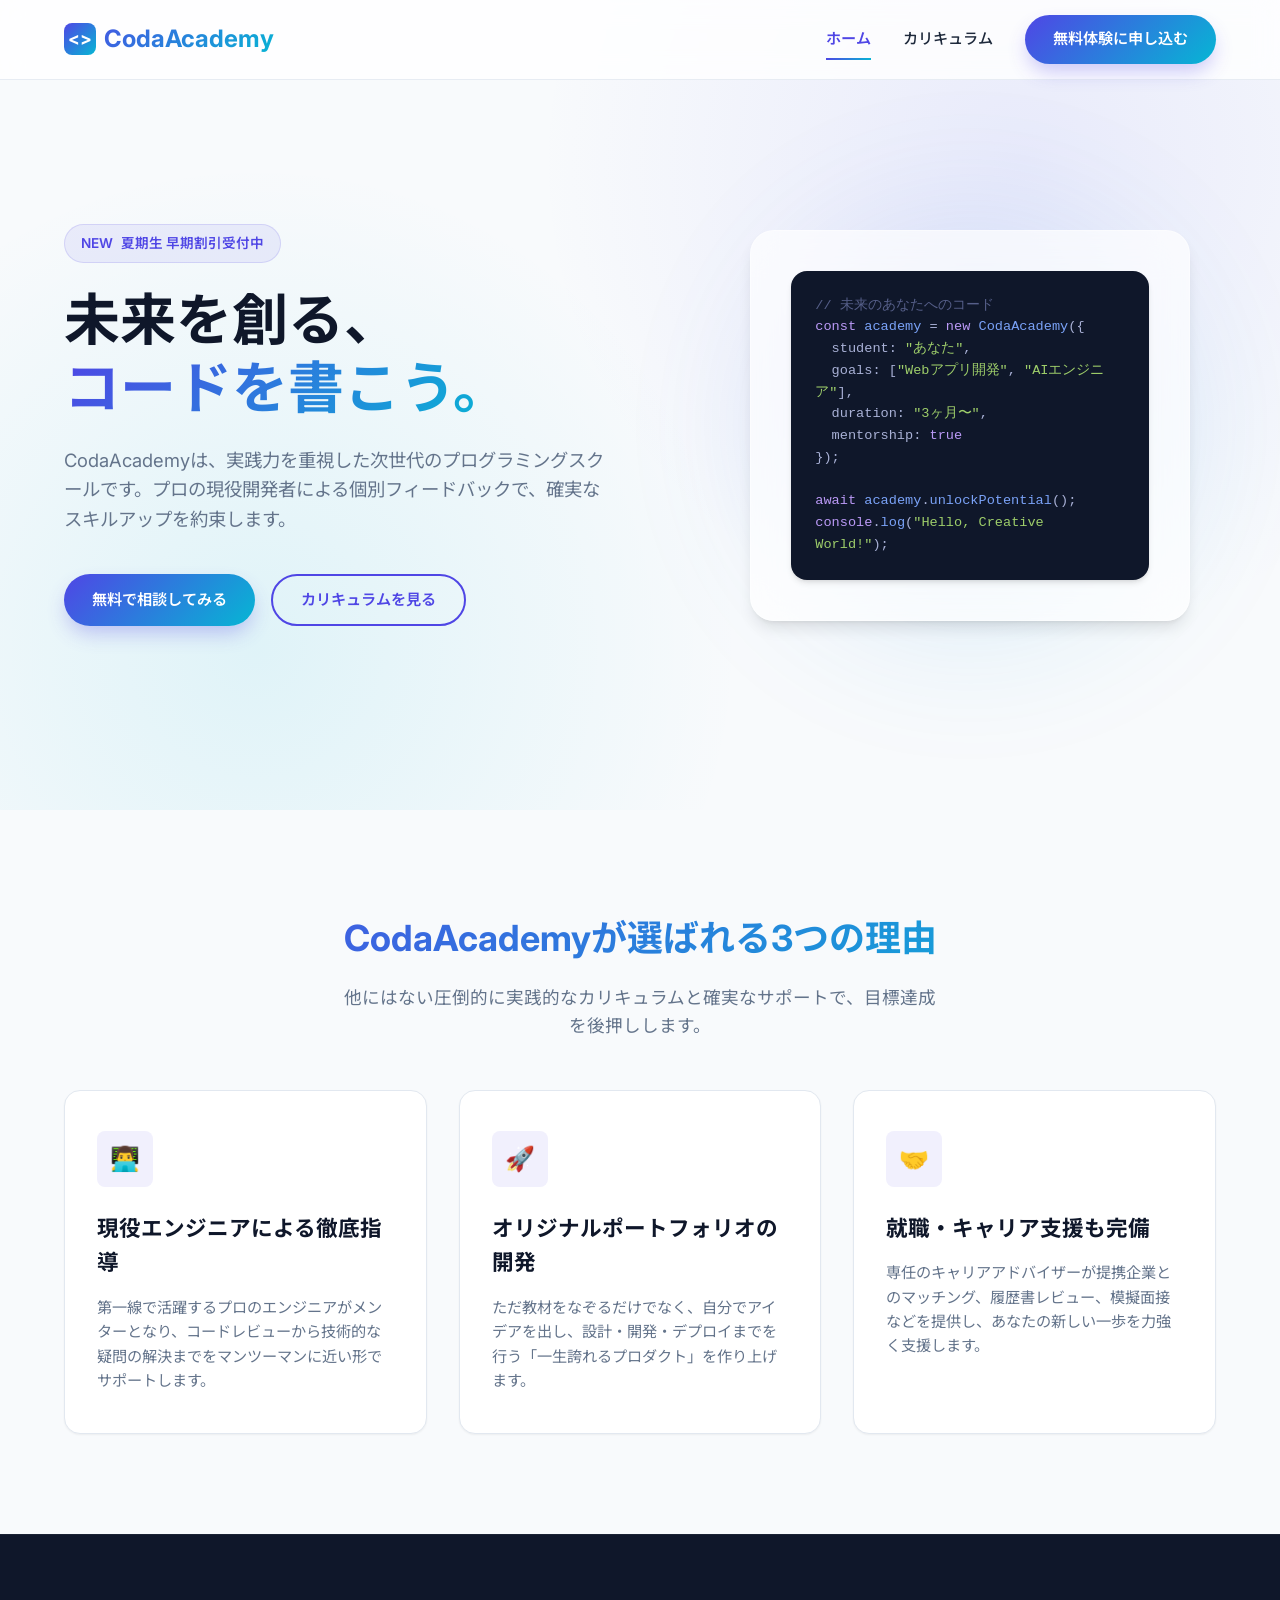
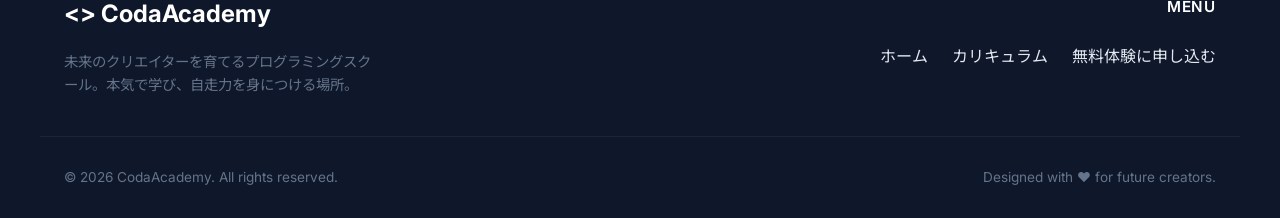
<file: index.html>
<!DOCTYPE html>
<html lang="ja">
<head>
  <!-- マイクロソフトのヒートマップ -->

  <script type="text/javascript">
    (function(c,l,a,r,i,t,y){
        c[a]=c[a]||function(){(c[a].q=c[a].q||[]).push(arguments)};
        t=l.createElement(r);t.async=1;t.src="https://www.clarity.ms/tag/"+i;
        y=l.getElementsByTagName(r)[0];y.parentNode.insertBefore(t,y);
    })(window, document, "clarity", "script", "x7wlrt25gd");
</script>
  
  <!-- Google tag (gtag.js)グーグルアナリティクス -->
  <script async src="https://www.googletagmanager.com/gtag/js?id=G-BJ6Y6GBT21"></script>
  <script>
    window.dataLayer = window.dataLayer || [];
    function gtag(){dataLayer.push(arguments);}
    gtag('js', new Date());

    gtag('config', 'G-BJ6Y6GBT21');
  </script>

  
  <meta charset="UTF-8">
  <meta name="viewport" content="width=device-width, initial-scale=1.0">
  <title>CodaAcademy | 未来を創るプログラミングスクール</title>
  <meta name="description" content="現役エンジニアによる個別指導、実践的なカリキュラムで一生モノのスキルを身に付けよう。無料体験申し込み受付中！">
  <link rel="stylesheet" href="style.css">
</head>
<body>

  <!-- Header & Navigation -->
  <header class="header" id="header">
    <div class="container nav-container">
      <a href="index.html" class="logo" id="header-logo">
        <div class="logo-icon">&lt;&gt;</div>
        CodaAcademy
      </a>
      <nav class="nav-menu">
        <a href="index.html" class="nav-link active" id="nav-home">ホーム</a>
        <a href="curriculum.html" class="nav-link" id="nav-curriculum">カリキュラム</a>
        <a href="apply.html" class="btn btn-primary" id="nav-apply">無料体験に申し込む</a>
      </nav>
    </div>
  </header>

  <!-- Hero Section (FirstView) -->
  <section class="hero">
    <div class="container hero-grid">
      <div class="hero-content">
        <div class="hero-badge">
          <span>NEW</span> 夏期生 早期割引受付中
        </div>
        <h1 class="hero-title" id="hero-main-title">
          未来を創る、<br>
          <span>コードを書こう。</span>
        </h1>
        <p class="hero-description" id="hero-sub-desc">
          CodaAcademyは、実践力を重視した次世代のプログラミングスクールです。プロの現役開発者による個別フィードバックで、確実なスキルアップを約束します。
        </p>
        <div class="hero-actions">
          <a href="apply.html" class="btn btn-primary" id="hero-cta-apply">無料で相談してみる</a>
          <a href="curriculum.html" class="btn btn-outline" id="hero-cta-curriculum">カリキュラムを見る</a>
        </div>
      </div>
      <div class="hero-visual">
        <div class="hero-circle"></div>
        <div class="hero-card">
          <div class="code-mockup" id="code-window">
            <p class="code-comment">// 未来のあなたへのコード</p>
            <p><span class="code-keyword">const</span> <span class="code-function">academy</span> = <span class="code-keyword">new</span> <span class="code-function">CodaAcademy</span>({</p>
            <p>&nbsp;&nbsp;student: <span class="code-string">"あなた"</span>,</p>
            <p>&nbsp;&nbsp;goals: [<span class="code-string">"Webアプリ開発"</span>, <span class="code-string">"AIエンジニア"</span>],</p>
            <p>&nbsp;&nbsp;duration: <span class="code-string">"3ヶ月〜"</span>,</p>
            <p>&nbsp;&nbsp;mentorship: <span class="code-keyword">true</span></p>
            <p>});</p>
            <br>
            <p><span class="code-keyword">await</span> <span class="code-function">academy</span>.<span class="code-function">unlockPotential</span>();</p>
            <p><span class="code-keyword">console</span>.<span class="code-function">log</span>(<span class="code-string">"Hello, Creative World!"</span>);</p>
          </div>
        </div>
      </div>
    </div>
  </section>

  <!-- Features Section -->
  <section class="section" id="features">
    <div class="container">
      <h2 class="section-title" id="features-title">CodaAcademyが選ばれる3つの理由</h2>
      <p class="section-subtitle" id="features-subtitle">他にはない圧倒的に実践的なカリキュラムと確実なサポートで、目標達成を後押しします。</p>
      
      <div class="features-grid">
        <!-- Feature 1 -->
        <div class="feature-card" id="feature-1">
          <div class="feature-icon">👨‍💻</div>
          <h3 class="feature-title">現役エンジニアによる徹底指導</h3>
          <p class="feature-desc">第一線で活躍するプロのエンジニアがメンターとなり、コードレビューから技術的な疑問の解決までをマンツーマンに近い形でサポートします。</p>
        </div>

        <!-- Feature 2 -->
        <div class="feature-card" id="feature-2">
          <div class="feature-icon">🚀</div>
          <h3 class="feature-title">オリジナルポートフォリオの開発</h3>
          <p class="feature-desc">ただ教材をなぞるだけでなく、自分でアイデアを出し、設計・開発・デプロイまでを行う「一生誇れるプロダクト」を作り上げます。</p>
        </div>

        <!-- Feature 3 -->
        <div class="feature-card" id="feature-3">
          <div class="feature-icon">🤝</div>
          <h3 class="feature-title">就職・キャリア支援も完備</h3>
          <p class="feature-desc">専任のキャリアアドバイザーが提携企業とのマッチング、履歴書レビュー、模擬面接などを提供し、あなたの新しい一歩を力強く支援します。</p>
        </div>
      </div>
    </div>
  </section>

  <!-- Footer -->
  <footer class="footer">
    <div class="container footer-grid">
      <div class="footer-brand">
        <h3 id="footer-logo">&lt;&gt; CodaAcademy</h3>
        <p>未来のクリエイターを育てるプログラミングスクール。本気で学び、自走力を身につける場所。</p>
      </div>
      <div class="footer-nav">
        <span class="footer-nav-title">Menu</span>
        <div class="footer-menu">
          <a href="index.html" class="footer-link" id="footer-link-home">ホーム</a>
          <a href="curriculum.html" class="footer-link" id="footer-link-curriculum">カリキュラム</a>
          <a href="apply.html" class="footer-link" id="footer-link-apply">無料体験に申し込む</a>
        </div>
      </div>
    </div>
    <div class="container footer-bottom">
      <p>&copy; 2026 CodaAcademy. All rights reserved.</p>
      <p>Designed with ❤️ for future creators.</p>
    </div>
  </footer>

  <script>
    // Header background change on scroll
    const header = document.getElementById('header');
    window.addEventListener('scroll', () => {
      if (window.scrollY > 50) {
        header.classList.add('header-active');
      } else {
        header.classList.remove('header-active');
      }
    });
  </script>
</body>
</html>
</file>
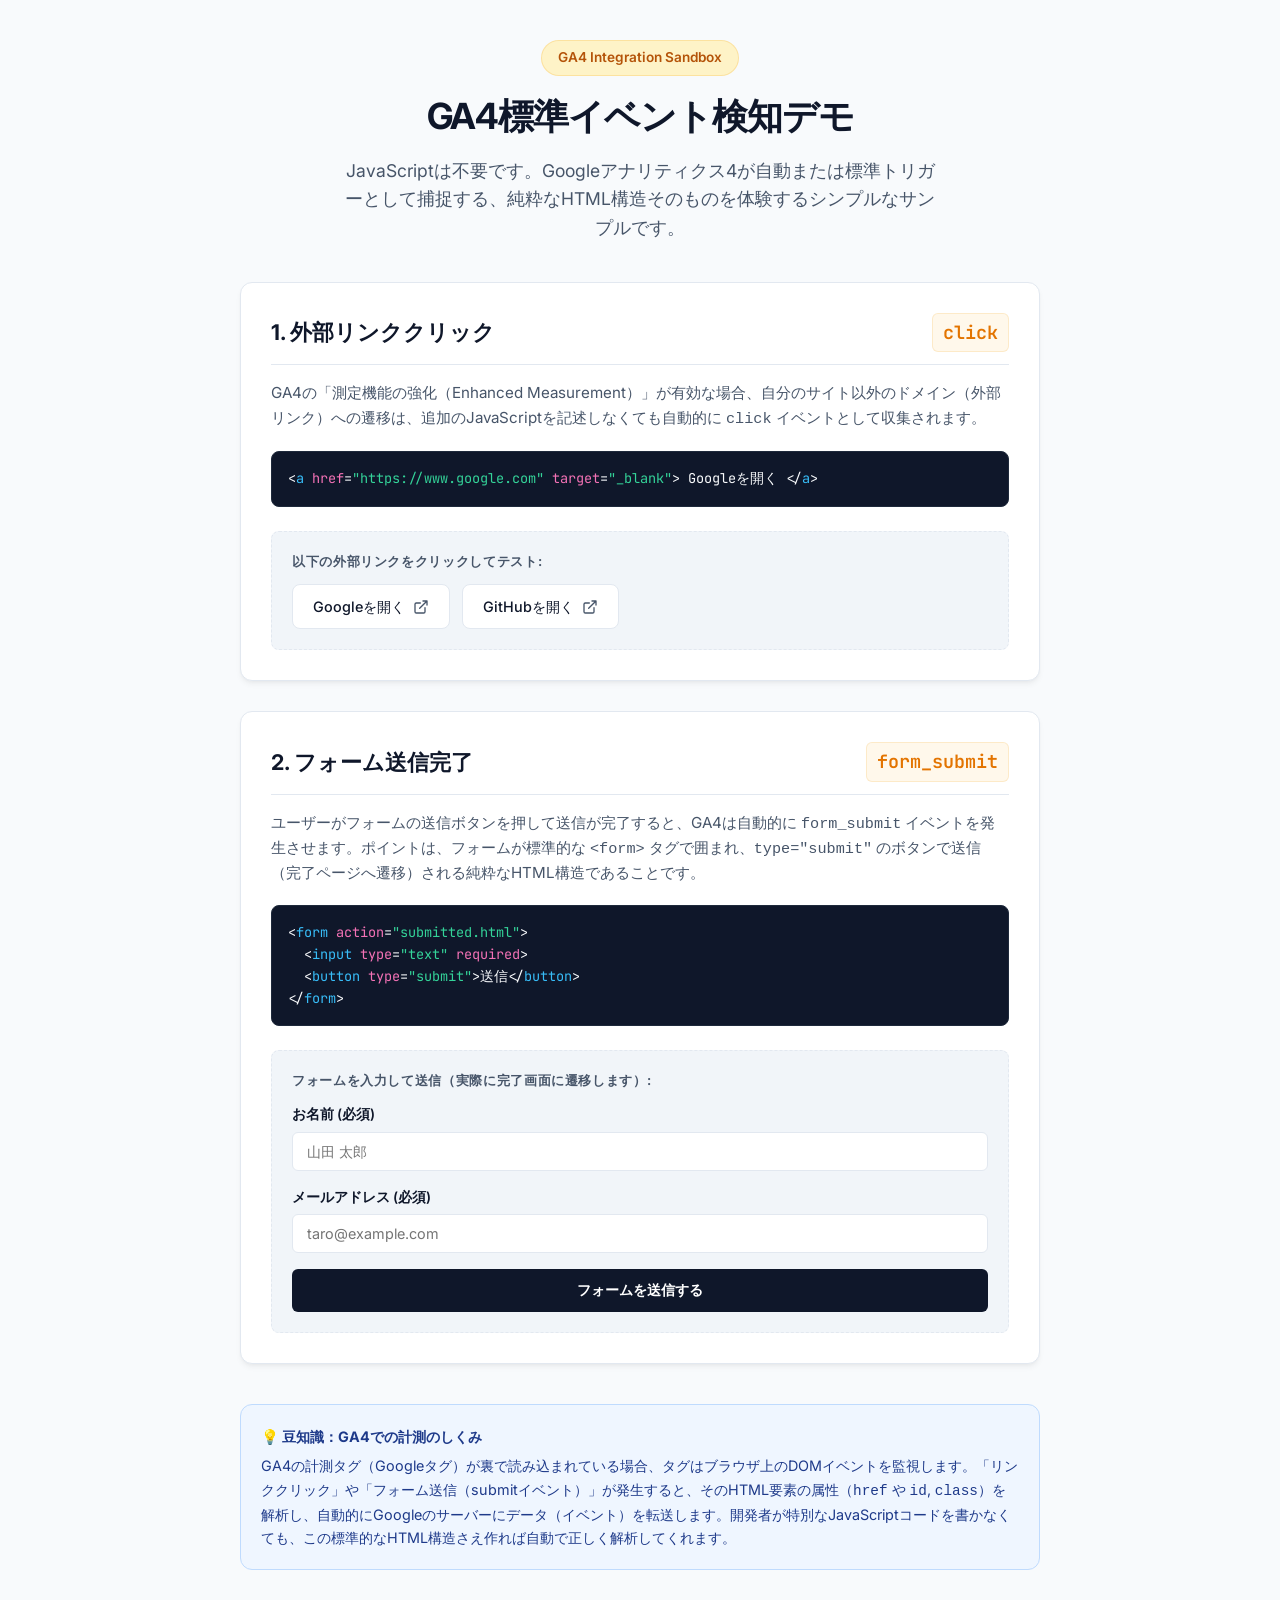
<file: ga4_demo/index.html>
<!DOCTYPE html>
<html lang="ja">
<head>
    <meta charset="UTF-8">
    <meta name="viewport" content="width=device-width, initial-scale=1.0">
    <title>GA4 Event Triggers Sandbox | HTML & CSS Only</title>
    <meta name="description" content="JavaScriptを使わず、GA4が検知するピュアなHTML構造を視覚的かつ直感的に体験できるシンプルな検証ページです。">
    <link rel="stylesheet" href="css/style.css">
</head>
<body>

    <div class="container">
        
        <!-- Header -->
        <header>
            <span class="badge">GA4 Integration Sandbox</span>
            <h1>GA4標準イベント検知デモ</h1>
            <p class="subtitle">JavaScriptは不要です。Googleアナリティクス4が自動または標準トリガーとして捕捉する、純粋なHTML構造そのものを体験するシンプルなサンプルです。</p>
        </header>

        <!-- Cards Container -->
        <main class="card-section">

            <!-- Card 1: Outbound Link Click -->
            <section class="card" id="card-click">
                <div class="card-header">
                    <h2 class="card-title">1. 外部リンククリック</h2>
                    <span class="event-name">click</span>
                </div>
                <p>
                    GA4の「測定機能の強化（Enhanced Measurement）」が有効な場合、自分のサイト以外のドメイン（外部リンク）への遷移は、追加のJavaScriptを記述しなくても自動的に <code>click</code> イベントとして収集されます。
                </p>

                <!-- Code Preview -->
                <div class="code-block">
                    &lt;<span class="code-html">a</span> 
                    <span class="code-attr">href</span>=<span class="code-val">"https://www.google.com"</span> 
                    <span class="code-attr">target</span>=<span class="code-val">"_blank"</span>&gt;
                    <span class="code-text">Googleを開く</span>
                    &lt;/<span class="code-html">a</span>&gt;
                </div>

                <!-- Interactive Demo Area -->
                <div class="demo-area">
                    <h3 class="demo-title">以下の外部リンクをクリックしてテスト:</h3>
                    <div class="link-list">
                        
                        <a href="https://www.google.com" target="_blank" class="btn-outbound" id="outbound-google">
                            Googleを開く
                            <svg fill="none" stroke="currentColor" stroke-linecap="round" stroke-linejoin="round" stroke-width="2" viewBox="0 0 24 24"><path d="M18 13v6a2 2 0 01-2 2H5a2 2 0 01-2-2V8a2 2 0 012-2h6M15 3h6v6M10 14L21 3"/></svg>
                        </a>

                        <a href="https://github.com" target="_blank" class="btn-outbound" id="outbound-github">
                            GitHubを開く
                            <svg fill="none" stroke="currentColor" stroke-linecap="round" stroke-linejoin="round" stroke-width="2" viewBox="0 0 24 24"><path d="M18 13v6a2 2 0 01-2 2H5a2 2 0 01-2-2V8a2 2 0 012-2h6M15 3h6v6M10 14L21 3"/></svg>
                        </a>

                    </div>
                </div>
            </section>

            <!-- Card 2: Form Submission -->
            <section class="card" id="card-form">
                <div class="card-header">
                    <h2 class="card-title">2. フォーム送信完了</h2>
                    <span class="event-name">form_submit</span>
                </div>
                <p>
                    ユーザーがフォームの送信ボタンを押して送信が完了すると、GA4は自動的に <code>form_submit</code> イベントを発生させます。ポイントは、フォームが標準的な <code>&lt;form&gt;</code> タグで囲まれ、<code>type="submit"</code> のボタンで送信（完了ページへ遷移）される純粋なHTML構造であることです。
                </p>

                <!-- Code Preview -->
                <div class="code-block">
                    &lt;<span class="code-html">form</span> <span class="code-attr">action</span>=<span class="code-val">"submitted.html"</span>&gt;<br>
                    &nbsp;&nbsp;&lt;<span class="code-html">input</span> <span class="code-attr">type</span>=<span class="code-val">"text"</span> <span class="code-attr">required</span>&gt;<br>
                    &nbsp;&nbsp;&lt;<span class="code-html">button</span> <span class="code-attr">type</span>=<span class="code-val">"submit"</span>&gt;<span class="code-text">送信</span>&lt;/<span class="code-html">button</span>&gt;<br>
                    &lt;/<span class="code-html">form</span>&gt;
                </div>

                <!-- Interactive Demo Area -->
                <div class="demo-area">
                    <h3 class="demo-title">フォームを入力して送信（実際に完了画面に遷移します）:</h3>
                    
                    <form action="submitted.html" method="GET" id="demo-contact-form">
                        
                        <div class="form-group">
                            <label class="form-label" for="user-name">お名前 (必須)</label>
                            <input type="text" id="user-name" name="name" class="form-control" placeholder="山田 太郎" required>
                        </div>

                        <div class="form-group">
                            <label class="form-label" for="user-email">メールアドレス (必須)</label>
                            <input type="email" id="user-email" name="email" class="form-control" placeholder="taro@example.com" required>
                        </div>

                        <button type="submit" class="btn-submit" id="form-submit-trigger">
                            フォームを送信する
                        </button>

                    </form>
                </div>
            </section>

        </main>

        <!-- Information banner -->
        <div class="info-banner">
            <h4>💡 豆知識：GA4での計測のしくみ</h4>
            <p>
                GA4の計測タグ（Googleタグ）が裏で読み込まれている場合、タグはブラウザ上のDOMイベントを監視します。「リンククリック」や「フォーム送信（submitイベント）」が発生すると、そのHTML要素の属性（<code>href</code> や <code>id</code>, <code>class</code>）を解析し、自動的にGoogleのサーバーにデータ（イベント）を転送します。開発者が特別なJavaScriptコードを書かなくても、この標準的なHTML構造さえ作れば自動で正しく解析してくれます。
            </p>
        </div>

    </div>

</body>
</html>
</file>
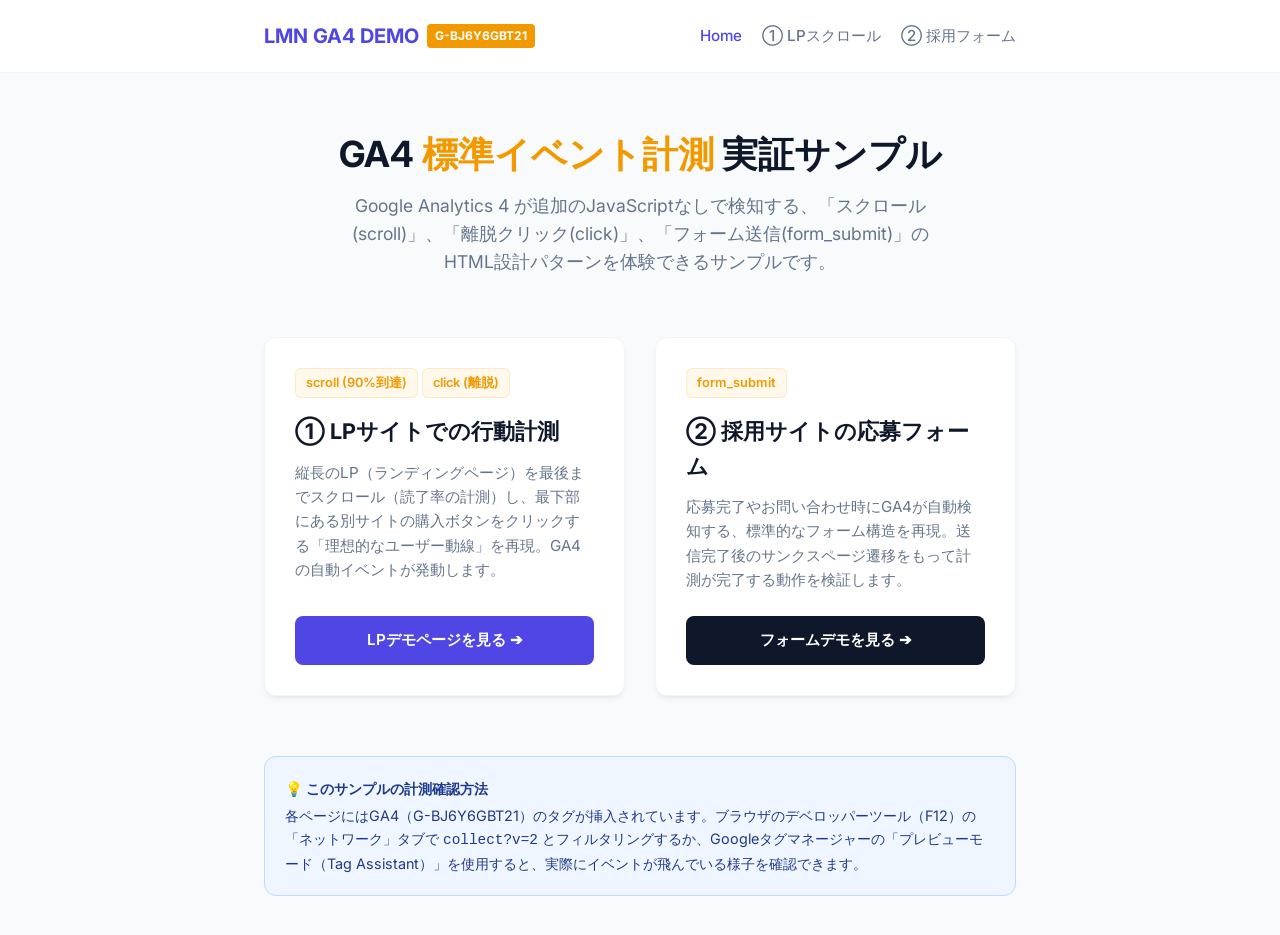
<file: ga4_demo/sample/index.html>
<!DOCTYPE html>
<html lang="ja">
<head>
  <!-- Google tag (gtag.js) -->
  <script async src="https://www.googletagmanager.com/gtag/js?id=G-BJ6Y6GBT21"></script>
  <script>
    window.dataLayer = window.dataLayer || [];
    function gtag(){dataLayer.push(arguments);}
    gtag('js', new Date());

    gtag('config', 'G-BJ6Y6GBT21');
  </script>
  <meta charset="UTF-8">
  <meta name="viewport" content="width=device-width, initial-scale=1.0">
  <title>GA4 実証サンプル集 | CodaAcademy</title>
  <link rel="stylesheet" href="css/style.css">
</head>
<body>

  <!-- Navigation -->
  <header class="header">
    <div class="container nav-container">
      <a href="index.html" class="logo">
        LMN GA4 DEMO <span class="logo-badge">G-BJ6Y6GBT21</span>
      </a>
      <nav class="nav-menu">
        <a href="index.html" class="nav-link active">Home</a>
        <a href="lp.html" class="nav-link">① LPスクロール</a>
        <a href="recruit.html" class="nav-link">② 採用フォーム</a>
      </nav>
    </div>
  </header>

  <!-- Hero Section -->
  <main>
    <section class="hero">
      <div class="container">
        <h1>GA4 <span>標準イベント計測</span> 実証サンプル</h1>
        <p>
          Google Analytics 4 が追加のJavaScriptなしで検知する、「スクロール(scroll)」、「離脱クリック(click)」、「フォーム送信(form_submit)」のHTML設計パターンを体験できるサンプルです。
        </p>
      </div>
    </section>

    <!-- Demo Cards Grid -->
    <section class="container">
      <div class="demo-grid">
        
        <!-- Card 1: LP & Scroll -->
        <article class="demo-card">
          <div class="card-top">
            <span class="event-tag">scroll (90%到達)</span>
            <span class="event-tag">click (離脱)</span>
            <h3>① LPサイトでの行動計測</h3>
            <p>
              縦長のLP（ランディングページ）を最後までスクロール（読了率の計測）し、最下部にある別サイトの購入ボタンをクリックする「理想的なユーザー動線」を再現。GA4の自動イベントが発動します。
            </p>
          </div>
          <a href="lp.html" class="btn">LPデモページを見る ➔</a>
        </article>

        <!-- Card 2: Recruit & Form Submit -->
        <article class="demo-card">
          <div class="card-top">
            <span class="event-tag">form_submit</span>
            <h3>② 採用サイトの応募フォーム</h3>
            <p>
              応募完了やお問い合わせ時にGA4が自動検知する、標準的なフォーム構造を再現。送信完了後のサンクスページ遷移をもって計測が完了する動作を検証します。
            </p>
          </div>
          <a href="recruit.html" class="btn" style="background-color: var(--color-dark);">フォームデモを見る ➔</a>
        </article>

      </div>

      <div class="info-banner">
        <h4>💡 このサンプルの計測確認方法</h4>
        <p>
          各ページにはGA4（G-BJ6Y6GBT21）のタグが挿入されています。ブラウザのデベロッパーツール（F12）の「ネットワーク」タブで <code>collect?v=2</code> とフィルタリングするか、Googleタグマネージャーの「プレビューモード（Tag Assistant）」を使用すると、実際にイベントが飛んでいる様子を確認できます。
        </p>
      </div>
    </section>
  </main>

</body>
</html>
</file>
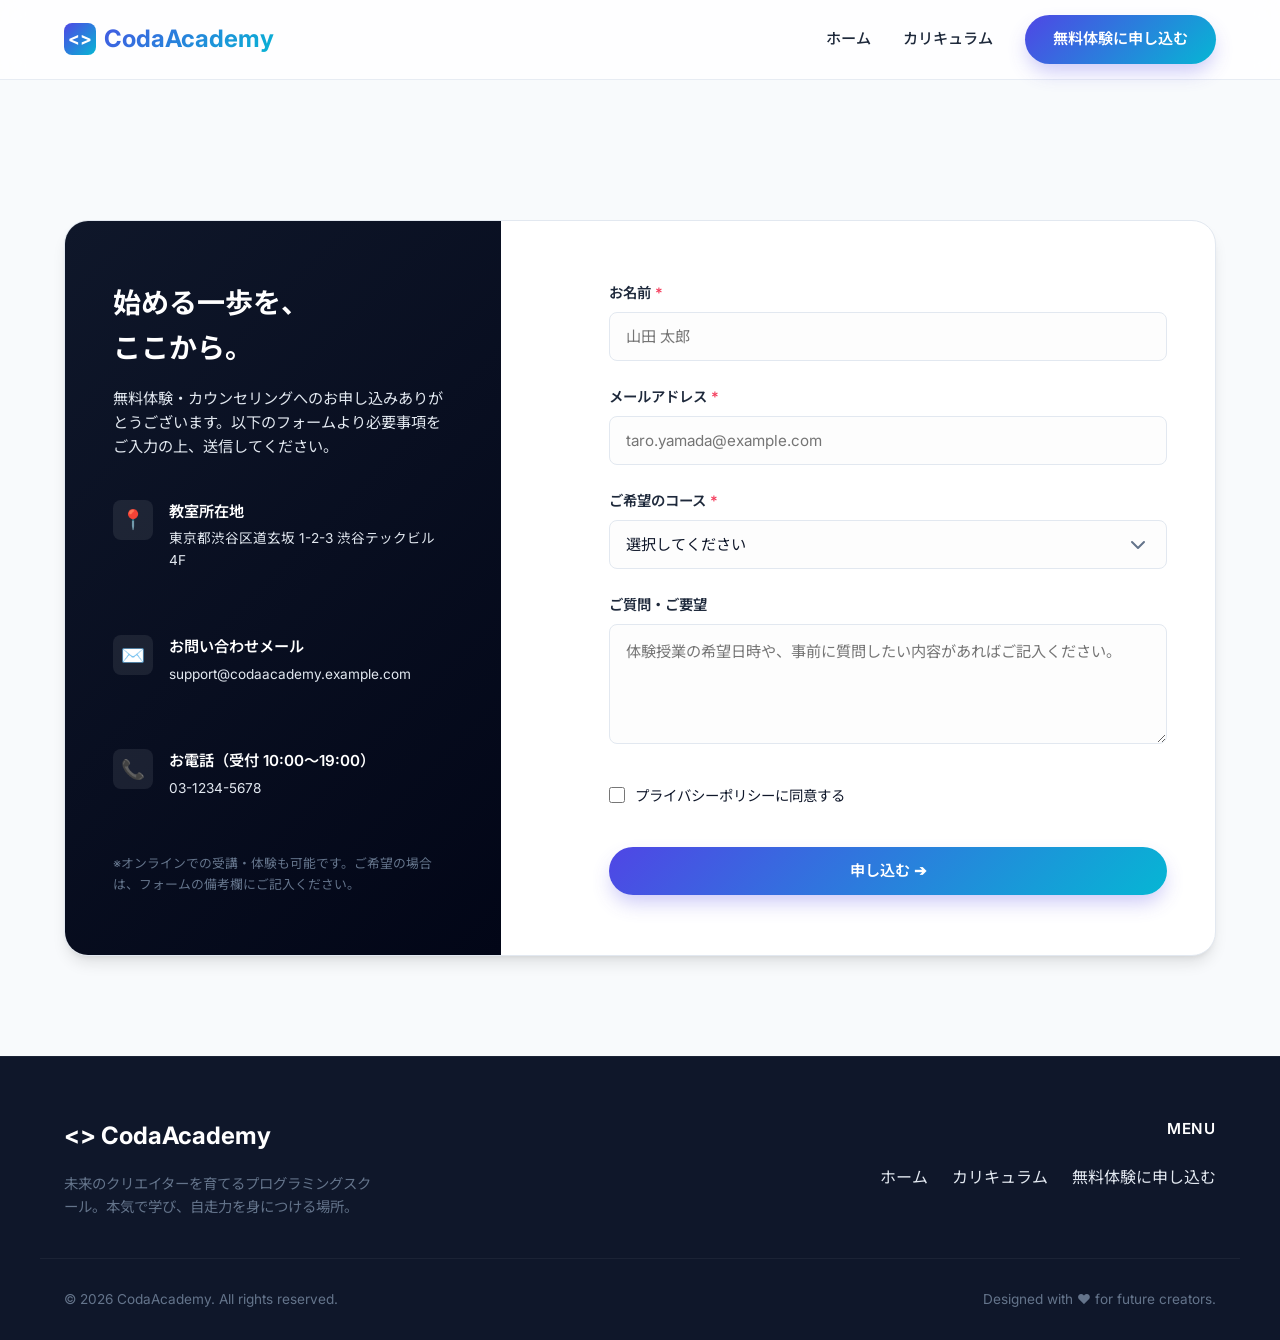
<file: apply.html>
<!DOCTYPE html>
<html lang="ja">
<head>
  <!-- Google tag (gtag.js) アナリティクス -->
  <script async src="https://www.googletagmanager.com/gtag/js?id=G-BJ6Y6GBT21"></script>
  <script>
    window.dataLayer = window.dataLayer || [];
    function gtag(){dataLayer.push(arguments);}
    gtag('js', new Date());

    gtag('config', 'G-BJ6Y6GBT21');
  </script>

  <!-- Google Tag Manager -->
<script>(function(w,d,s,l,i){w[l]=w[l]||[];w[l].push({'gtm.start':
new Date().getTime(),event:'gtm.js'});var f=d.getElementsByTagName(s)[0],
j=d.createElement(s),dl=l!='dataLayer'?'&l='+l:'';j.async=true;j.src=
'https://www.googletagmanager.com/gtm.js?id='+i+dl;f.parentNode.insertBefore(j,f);
})(window,document,'script','dataLayer','GTM-N2V2CDZ5');</script>
<!-- End Google Tag Manager -->

  
  <meta charset="UTF-8">
  <meta name="viewport" content="width=device-width, initial-scale=1.0">
  <title>無料体験申し込み | CodaAcademy</title>
  <meta name="description" content="CodaAcademyの無料体験レッスン・カウンセリングの申し込みページです。最短1分で入力が完了します。">
  <link rel="stylesheet" href="style.css">
</head>
<body>

  <!-- Header & Navigation -->
  <header class="header" id="header">
    <div class="container nav-container">
      <a href="index.html" class="logo" id="header-logo">
        <div class="logo-icon">&lt;&gt;</div>
        CodaAcademy
      </a>
      <nav class="nav-menu">
        <a href="index.html" class="nav-link" id="nav-home">ホーム</a>
        <a href="curriculum.html" class="nav-link" id="nav-curriculum">カリキュラム</a>
        <a href="apply.html" class="btn btn-primary" id="nav-apply">無料体験に申し込む</a>
      </nav>
    </div>
  </header>

  <!-- Main Section -->
  <main style="padding-top: calc(var(--header-height) + 40px); background: #f8fafc; min-height: 85vh;">
    <section class="section">
      <div class="container">
        
        <div class="apply-layout">
          <!-- Left info pane -->
          <div class="apply-info" id="apply-info-section">
            <div class="apply-info-top">
              <h2>始める一歩を、<br>ここから。</h2>
              <p>無料体験・カウンセリングへのお申し込みありがとうございます。以下のフォームより必要事項をご入力の上、送信してください。</p>
              
              <div class="info-list">
                <div class="info-item">
                  <div class="info-icon">📍</div>
                  <div class="info-text">
                    <h4>教室所在地</h4>
                    <p>東京都渋谷区道玄坂 1-2-3 渋谷テックビル 4F</p>
                  </div>
                </div>

                <div class="info-item">
                  <div class="info-icon">✉️</div>
                  <div class="info-text">
                    <h4>お問い合わせメール</h4>
                    <p>support@codaacademy.example.com</p>
                  </div>
                </div>

                <div class="info-item">
                  <div class="info-icon">📞</div>
                  <div class="info-text">
                    <h4>お電話（受付 10:00〜19:00）</h4>
                    <p>03-1234-5678</p>
                  </div>
                </div>
              </div>
            </div>

            <div class="apply-info-footer">
              <p>※オンラインでの受講・体験も可能です。ご希望の場合は、フォームの備考欄にご記入ください。</p>
            </div>
          </div>

          <!-- Right form pane -->
          <div class="apply-form-wrap">
            <!-- Normal Form -->
            <form id="applyForm" novalidate>
              <div class="form-group">
                <label class="form-label" for="userName">お名前<span>*</span></label>
                <input type="text" id="userName" class="form-control" placeholder="山田 太郎" required>
              </div>

              <div class="form-group">
                <label class="form-label" for="userEmail">メールアドレス<span>*</span></label>
                <input type="email" id="userEmail" class="form-control" placeholder="taro.yamada@example.com" required>
              </div>

              <div class="form-group">
                <label class="form-label" for="userCourse">ご希望のコース<span>*</span></label>
                <select id="userCourse" class="form-control" style="appearance: none; background-image: url('data:image/svg+xml;utf8,<svg xmlns=%22http://www.w3.org/2000/svg%22 width=%2224%22 height=%2224%22 viewBox=%220 0 24 24%22 fill=%22none%22 stroke=%22%2364748b%22 stroke-width=%222%22 stroke-linecap=%22round%22 stroke-linejoin=%22round%22><polyline points=%226 9 12 15 18 9%22></polyline></svg>'); background-repeat: no-repeat; background-position: right 16px center;" required>
                  <option value="" disabled selected>選択してください</option>
                  <option value="web">Webアプリケーション開発コース</option>
                  <option value="ai">Python・AI開発基礎コース</option>
                  <option value="junior">キッズ＆ジュニアコース</option>
                  <option value="other">まだ決めていない / 相談して決めたい</option>
                </select>
              </div>

              <div class="form-group">
                <label class="form-label" for="userMessage">ご質問・ご要望</label>
                <textarea id="userMessage" class="form-control" placeholder="体験授業の希望日時や、事前に質問したい内容があればご記入ください。"></textarea>
              </div>

              <div class="form-group" style="margin-top: 32px;">
                <label class="checkbox-label" for="agreeCheck">
                  <input type="checkbox" id="agreeCheck" required>
                  <span>プライバシーポリシーに同意する</span>
                </label>
              </div>

              <a href="apply_success.html" class="btn btn-primary" style="width: 100%; margin-top: 16px; text-decoration: none;" id="submit-btn">
                申し込む ➔
              </a>
            </form>
          </div>
        </div>

      </div>
    </section>
  </main>

  <!-- Footer -->
  <footer class="footer">
    <div class="container footer-grid">
      <div class="footer-brand">
        <h3 id="footer-logo">&lt;&gt; CodaAcademy</h3>
        <p>未来のクリエイターを育てるプログラミングスクール。本気で学び、自走力を身につける場所。</p>
      </div>
      <div class="footer-nav">
        <span class="footer-nav-title">Menu</span>
        <div class="footer-menu">
          <a href="index.html" class="footer-link" id="footer-link-home">ホーム</a>
          <a href="curriculum.html" class="footer-link" id="footer-link-curriculum">カリキュラム</a>
          <a href="apply.html" class="footer-link" id="footer-link-apply">無料体験に申し込む</a>
        </div>
      </div>
    </div>
    <div class="container footer-bottom">
      <p>&copy; 2026 CodaAcademy. All rights reserved.</p>
      <p>Designed with ❤️ for future creators.</p>
    </div>
  </footer>

  <script>
    // Header background change on scroll
    const header = document.getElementById('header');
    window.addEventListener('scroll', () => {
      if (window.scrollY > 50) {
        header.classList.add('header-active');
      } else {
        header.classList.remove('header-active');
      }
    });
  </script>
</body>

  <!-- Google Tag Manager (noscript) -->
<noscript><iframe src="https://www.googletagmanager.com/ns.html?id=GTM-N2V2CDZ5"
height="0" width="0" style="display:none;visibility:hidden"></iframe></noscript>
<!-- End Google Tag Manager (noscript) -->
</html>
</file>
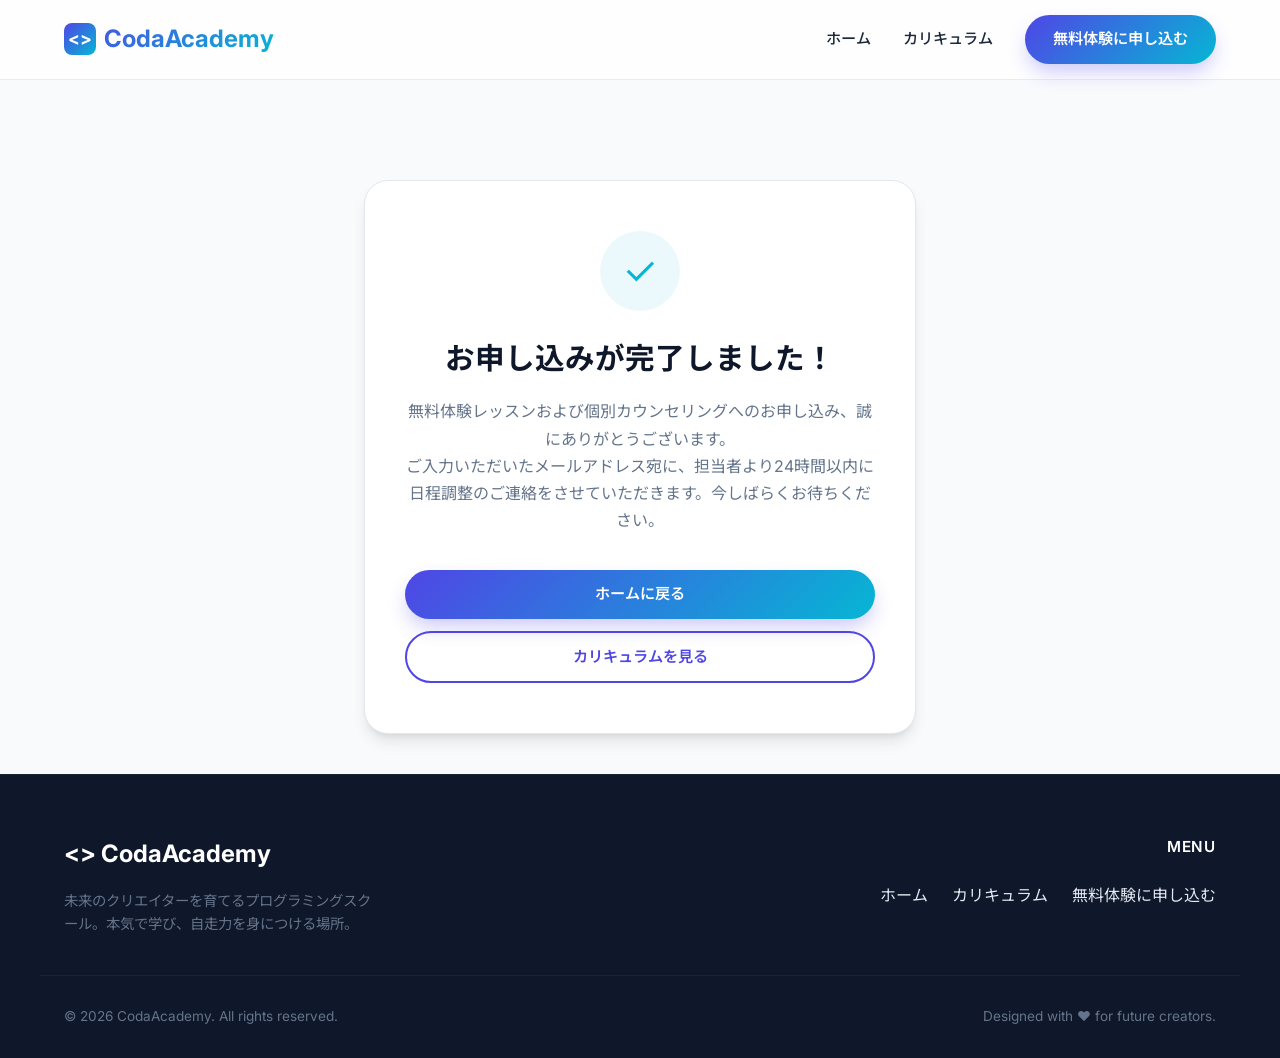
<file: apply_success.html>
<!DOCTYPE html>
<html lang="ja">
<head>
  <!-- Google tag (gtag.js) -->
  <script async src="https://www.googletagmanager.com/gtag/js?id=G-BJ6Y6GBT21"></script>
  <script>
    window.dataLayer = window.dataLayer || [];
    function gtag(){dataLayer.push(arguments);}
    gtag('js', new Date());

    gtag('config', 'G-BJ6Y6GBT21');
  </script>
  <meta charset="UTF-8">
  <meta name="viewport" content="width=device-width, initial-scale=1.0">
  <title>申し込み完了 | CodaAcademy</title>
  <meta name="description" content="CodaAcademyの無料体験レッスンへのお申し込みが完了しました。">
  <link rel="stylesheet" href="style.css">
</head>
<body>

  <!-- Header & Navigation -->
  <header class="header" id="header">
    <div class="container nav-container">
      <a href="index.html" class="logo" id="header-logo">
        <div class="logo-icon">&lt;&gt;</div>
        CodaAcademy
      </a>
      <nav class="nav-menu">
        <a href="index.html" class="nav-link" id="nav-home">ホーム</a>
        <a href="curriculum.html" class="nav-link" id="nav-curriculum">カリキュラム</a>
        <a href="apply.html" class="btn btn-primary" id="nav-apply">無料体験に申し込む</a>
      </nav>
    </div>
  </header>

  <!-- Main Section -->
  <main style="padding-top: calc(var(--header-height) + 60px); background: #f8fafc; min-height: 80vh; display: flex; align-items: center;">
    <section class="section" style="width: 100%; padding: 40px 0;">
      <div class="container" style="max-width: 600px;">
        
        <div style="background-color: var(--color-white); border: 1px solid var(--color-light-gray); border-radius: var(--radius-lg); padding: 50px 40px; box-shadow: var(--shadow-lg); text-align: center;">
          <div style="width: 80px; height: 80px; background-color: rgba(6, 182, 212, 0.08); border-radius: 50%; display: flex; align-items: center; justify-content: center; color: var(--color-secondary); font-size: 2.5rem; margin: 0 auto 24px auto;">
            ✓
          </div>
          
          <h1 style="font-size: 1.85rem; font-weight: 700; margin-bottom: 16px; color: var(--color-dark);">
            お申し込みが完了しました！
          </h1>
          
          <p style="color: var(--color-gray); font-size: 1rem; line-height: 1.7; margin-bottom: 36px;">
            無料体験レッスンおよび個別カウンセリングへのお申し込み、誠にありがとうございます。<br>
            ご入力いただいたメールアドレス宛に、担当者より24時間以内に日程調整のご連絡をさせていただきます。今しばらくお待ちください。
          </p>
          
          <div style="display: flex; flex-direction: column; gap: 12px;">
            <a href="index.html" class="btn btn-primary" style="width: 100%; text-decoration: none;" id="btn-go-home">
              ホームに戻る
            </a>
            <a href="curriculum.html" class="btn btn-outline" style="width: 100%; text-decoration: none;" id="btn-go-curriculum">
              カリキュラムを見る
            </a>
          </div>
        </div>

      </div>
    </section>
  </main>

  <!-- Footer -->
  <footer class="footer">
    <div class="container footer-grid">
      <div class="footer-brand">
        <h3 id="footer-logo">&lt;&gt; CodaAcademy</h3>
        <p>未来のクリエイターを育てるプログラミングスクール。本気で学び、自走力を身につける場所。</p>
      </div>
      <div class="footer-nav">
        <span class="footer-nav-title">Menu</span>
        <div class="footer-menu">
          <a href="index.html" class="footer-link" id="footer-link-home">ホーム</a>
          <a href="curriculum.html" class="footer-link" id="footer-link-curriculum">カリキュラム</a>
          <a href="apply.html" class="footer-link" id="footer-link-apply">無料体験に申し込む</a>
        </div>
      </div>
    </div>
    <div class="container footer-bottom">
      <p>&copy; 2026 CodaAcademy. All rights reserved.</p>
      <p>Designed with ❤️ for future creators.</p>
    </div>
  </footer>

  <script>
    // Header background change on scroll
    const header = document.getElementById('header');
    window.addEventListener('scroll', () => {
      if (window.scrollY > 50) {
        header.classList.add('header-active');
      } else {
        header.classList.remove('header-active');
      }
    });
  </script>
</body>
</html>
</file>
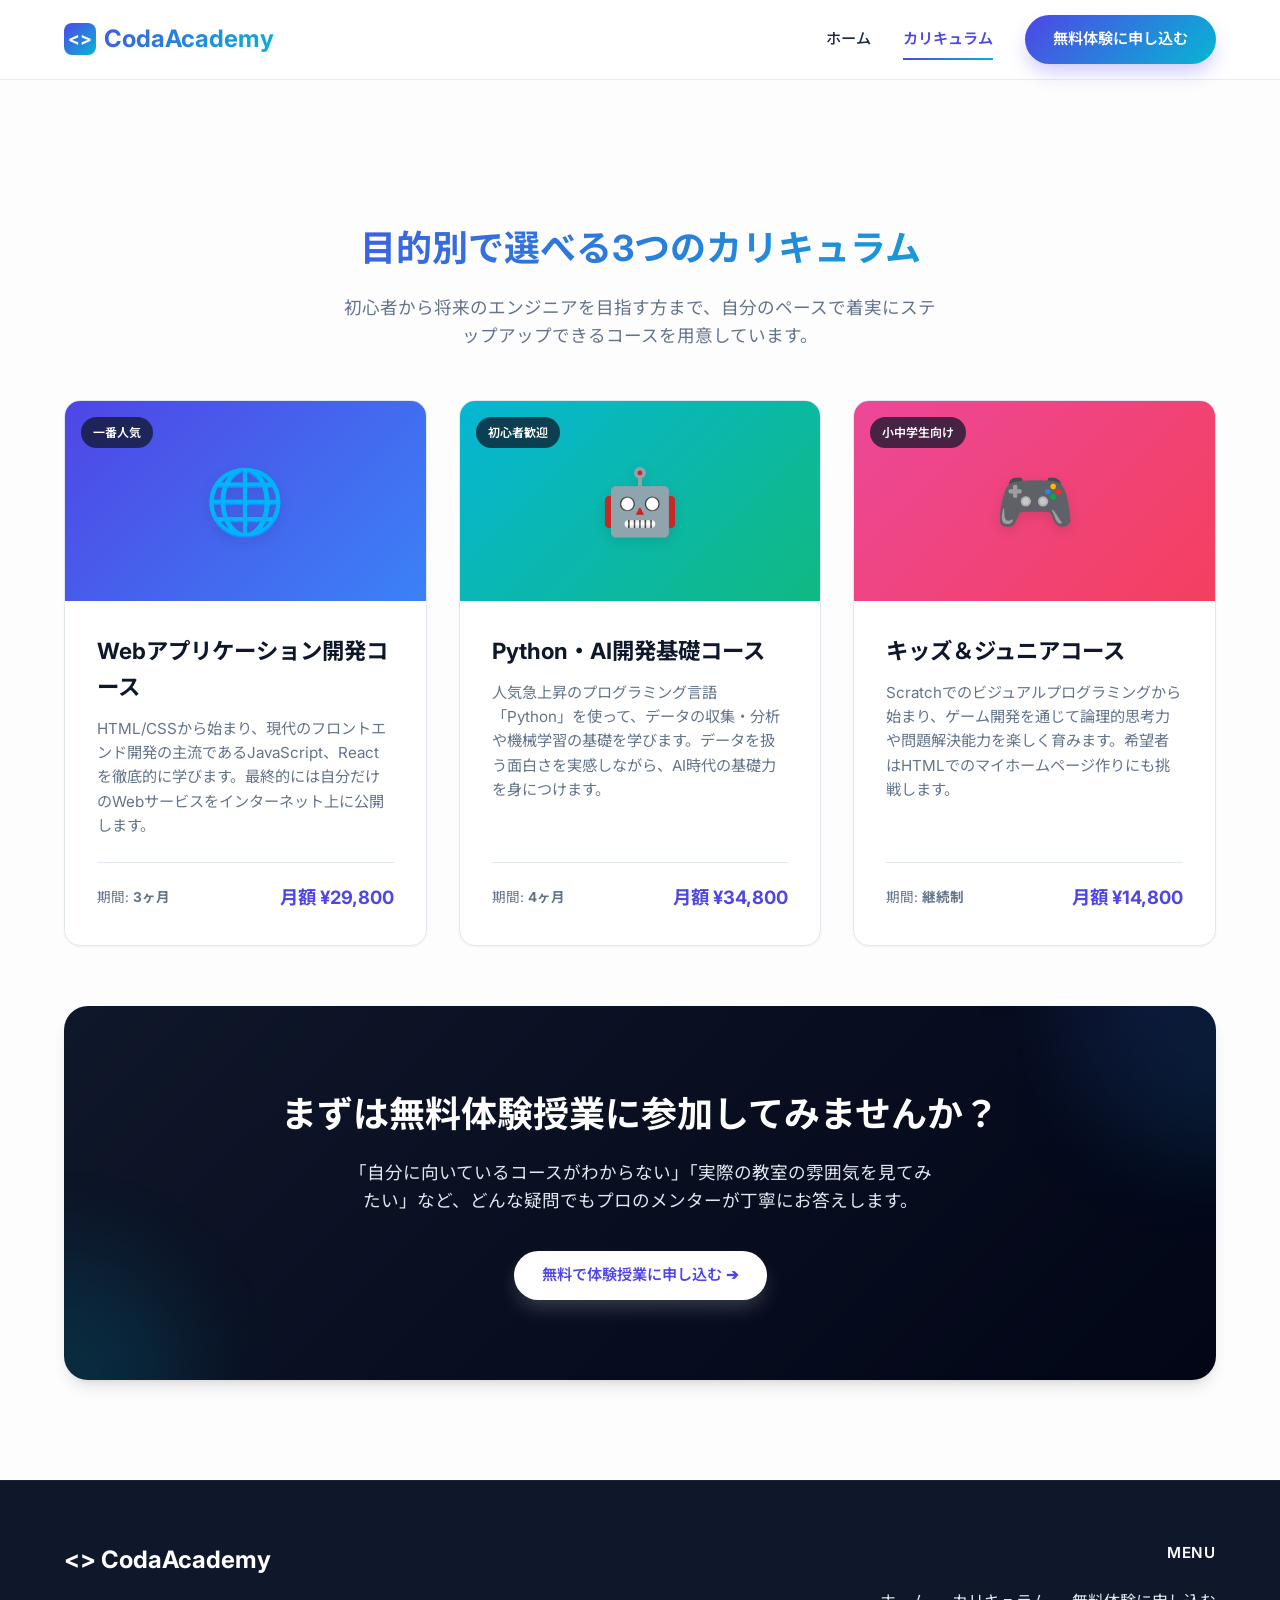
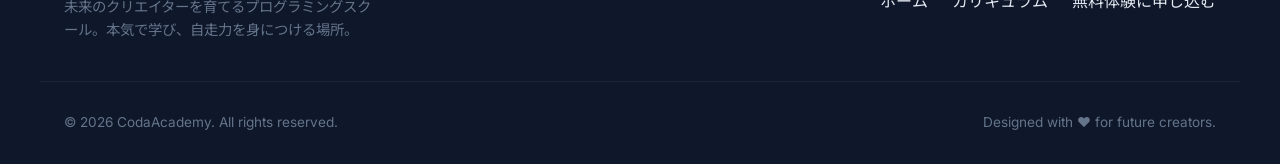
<file: curriculum.html>
<!DOCTYPE html>
<html lang="ja">
<head>
  <!-- Google tag (gtag.js) -->
  <script async src="https://www.googletagmanager.com/gtag/js?id=G-BJ6Y6GBT21"></script>
  <script>
    window.dataLayer = window.dataLayer || [];
    function gtag(){dataLayer.push(arguments);}
    gtag('js', new Date());

    gtag('config', 'G-BJ6Y6GBT21');
  </script>
  <meta charset="UTF-8">
  <meta name="viewport" content="width=device-width, initial-scale=1.0">
  <title>カリキュラム一覧 | CodaAcademy</title>
  <meta name="description" content="初心者からプロを目指す方まで、レベルや目的に合わせた最適なプログラミング学習カリキュラムをご紹介します。">
  <link rel="stylesheet" href="style.css">
</head>
<body>

  <!-- Header & Navigation -->
  <header class="header" id="header">
    <div class="container nav-container">
      <a href="index.html" class="logo" id="header-logo">
        <div class="logo-icon">&lt;&gt;</div>
        CodaAcademy
      </a>
      <nav class="nav-menu">
        <a href="index.html" class="nav-link" id="nav-home">ホーム</a>
        <a href="curriculum.html" class="nav-link active" id="nav-curriculum">カリキュラム</a>
        <a href="apply.html" class="btn btn-primary" id="nav-apply">無料体験に申し込む</a>
      </nav>
    </div>
  </header>

  <!-- Main Section -->
  <main style="padding-top: calc(var(--header-height) + 40px); background: #fdfdfd;">
    <section class="section">
      <div class="container">
        <h1 class="section-title" id="curriculum-main-title">目的別で選べる3つのカリキュラム</h1>
        <p class="section-subtitle" id="curriculum-sub-desc">初心者から将来のエンジニアを目指す方まで、自分のペースで着実にステップアップできるコースを用意しています。</p>

        <!-- Curriculum Cards Grid -->
        <div class="curriculum-grid">
          <!-- Card 1 -->
          <div class="curriculum-card" id="course-web">
            <div class="curriculum-img-wrap" style="background: linear-gradient(135deg, #4f46e5 0%, #3b82f6 100%);">
              <span class="curriculum-badge">一番人気</span>
              <div class="curriculum-icon-large">🌐</div>
            </div>
            <div class="curriculum-body">
              <h3 class="curriculum-card-title">Webアプリケーション開発コース</h3>
              <p class="curriculum-card-desc">HTML/CSSから始まり、現代のフロントエンド開発の主流であるJavaScript、Reactを徹底的に学びます。最終的には自分だけのWebサービスをインターネット上に公開します。</p>
              <div class="curriculum-meta">
                <span>期間: <strong>3ヶ月</strong></span>
                <span class="curriculum-price">月額 ¥29,800</span>
              </div>
            </div>
          </div>

          <!-- Card 2 -->
          <div class="curriculum-card" id="course-ai">
            <div class="curriculum-img-wrap" style="background: linear-gradient(135deg, #06b6d4 0%, #10b981 100%);">
              <span class="curriculum-badge">初心者歓迎</span>
              <div class="curriculum-icon-large">🤖</div>
            </div>
            <div class="curriculum-body">
              <h3 class="curriculum-card-title">Python・AI開発基礎コース</h3>
              <p class="curriculum-card-desc">人気急上昇のプログラミング言語「Python」を使って、データの収集・分析や機械学習の基礎を学びます。データを扱う面白さを実感しながら、AI時代の基礎力を身につけます。</p>
              <div class="curriculum-meta">
                <span>期間: <strong>4ヶ月</strong></span>
                <span class="curriculum-price">月額 ¥34,800</span>
              </div>
            </div>
          </div>

          <!-- Card 3 -->
          <div class="curriculum-card" id="course-junior">
            <div class="curriculum-img-wrap" style="background: linear-gradient(135deg, #ec4899 0%, #f43f5e 100%);">
              <span class="curriculum-badge">小中学生向け</span>
              <div class="curriculum-icon-large">🎮</div>
            </div>
            <div class="curriculum-body">
              <h3 class="curriculum-card-title">キッズ＆ジュニアコース</h3>
              <p class="curriculum-card-desc">Scratchでのビジュアルプログラミングから始まり、ゲーム開発を通じて論理的思考力や問題解決能力を楽しく育みます。希望者はHTMLでのマイホームページ作りにも挑戦します。</p>
              <div class="curriculum-meta">
                <span>期間: <strong>継続制</strong></span>
                <span class="curriculum-price">月額 ¥14,800</span>
              </div>
            </div>
          </div>
        </div>

        <!-- CTA Banner -->
        <div class="cta-banner" id="curriculum-cta">
          <h2 class="cta-title">まずは無料体験授業に参加してみませんか？</h2>
          <p class="cta-desc">「自分に向いているコースがわからない」「実際の教室の雰囲気を見てみたい」など、どんな疑問でもプロのメンターが丁寧にお答えします。</p>
          <div class="cta-btn-wrap">
            <a href="apply.html" class="btn btn-primary" style="background: var(--color-white); color: var(--color-primary); box-shadow: 0 10px 20px -3px rgba(255, 255, 255, 0.2);" id="curriculum-cta-btn">
              無料で体験授業に申し込む ➔
            </a>
          </div>
        </div>

      </div>
    </section>
  </main>

  <!-- Footer -->
  <footer class="footer">
    <div class="container footer-grid">
      <div class="footer-brand">
        <h3 id="footer-logo">&lt;&gt; CodaAcademy</h3>
        <p>未来のクリエイターを育てるプログラミングスクール。本気で学び、自走力を身につける場所。</p>
      </div>
      <div class="footer-nav">
        <span class="footer-nav-title">Menu</span>
        <div class="footer-menu">
          <a href="index.html" class="footer-link" id="footer-link-home">ホーム</a>
          <a href="curriculum.html" class="footer-link" id="footer-link-curriculum">カリキュラム</a>
          <a href="apply.html" class="footer-link" id="footer-link-apply">無料体験に申し込む</a>
        </div>
      </div>
    </div>
    <div class="container footer-bottom">
      <p>&copy; 2026 CodaAcademy. All rights reserved.</p>
      <p>Designed with ❤️ for future creators.</p>
    </div>
  </footer>

  <script>
    // Header background change on scroll
    const header = document.getElementById('header');
    window.addEventListener('scroll', () => {
      if (window.scrollY > 50) {
        header.classList.add('header-active');
      } else {
        header.classList.remove('header-active');
      }
    });
  </script>
</body>
</html>
</file>
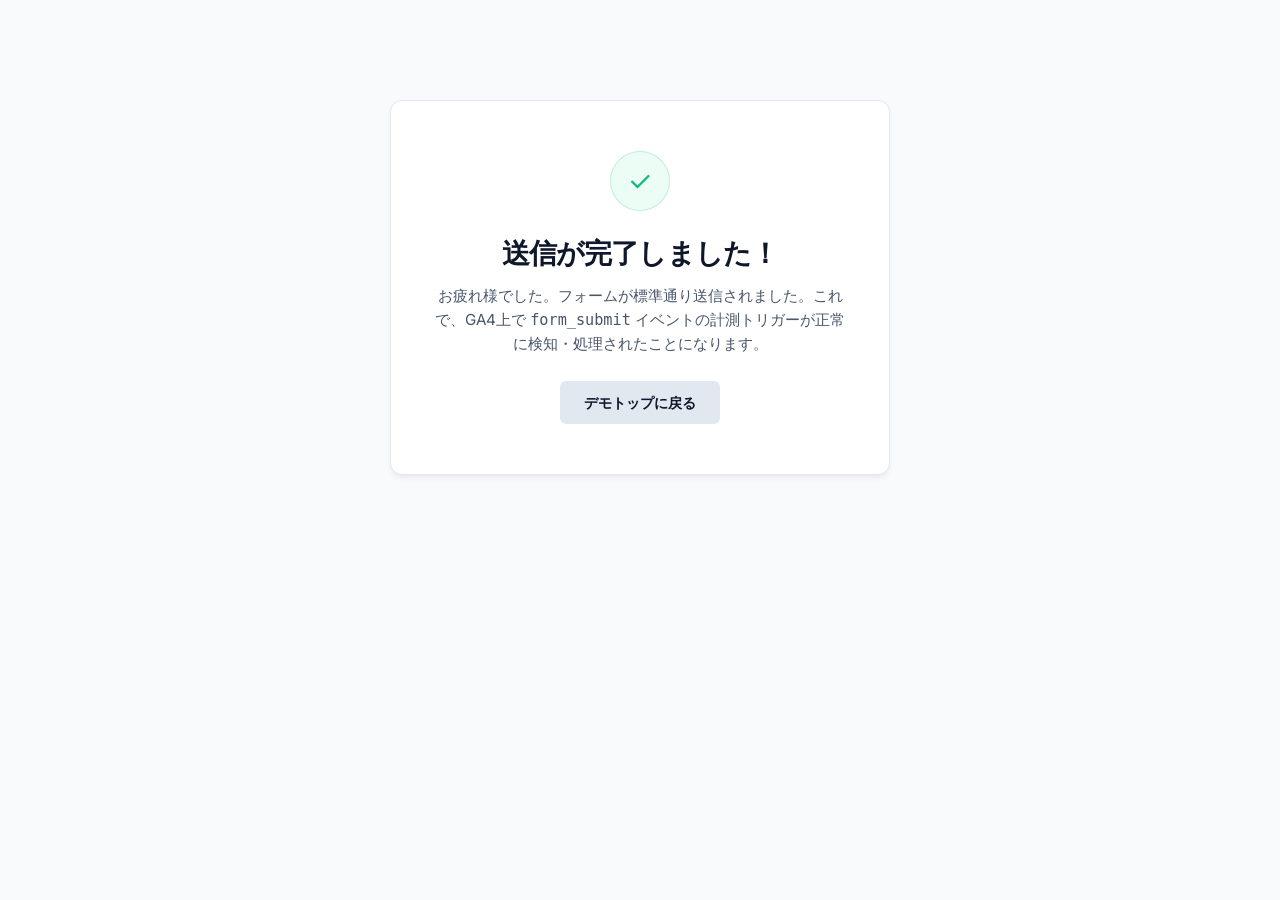
<file: ga4_demo/submitted.html>
<!DOCTYPE html>
<html lang="ja">
<head>
    <meta charset="UTF-8">
    <meta name="viewport" content="width=device-width, initial-scale=1.0">
    <title>フォーム送信完了 | GA4 Triggers Sandbox</title>
    <link rel="stylesheet" href="css/style.css">
</head>
<body>

    <div class="container">
        
        <div class="success-card">
            <div class="success-icon">✓</div>
            <h1>送信が完了しました！</h1>
            <p>
                お疲れ様でした。フォームが標準通り送信されました。これで、GA4上で <code>form_submit</code> イベントの計測トリガーが正常に検知・処理されたことになります。
            </p>
            <a href="index.html" class="btn-back" id="btn-back-home">
                デモトップに戻る
            </a>
        </div>

    </div>

</body>
</html>
</file>
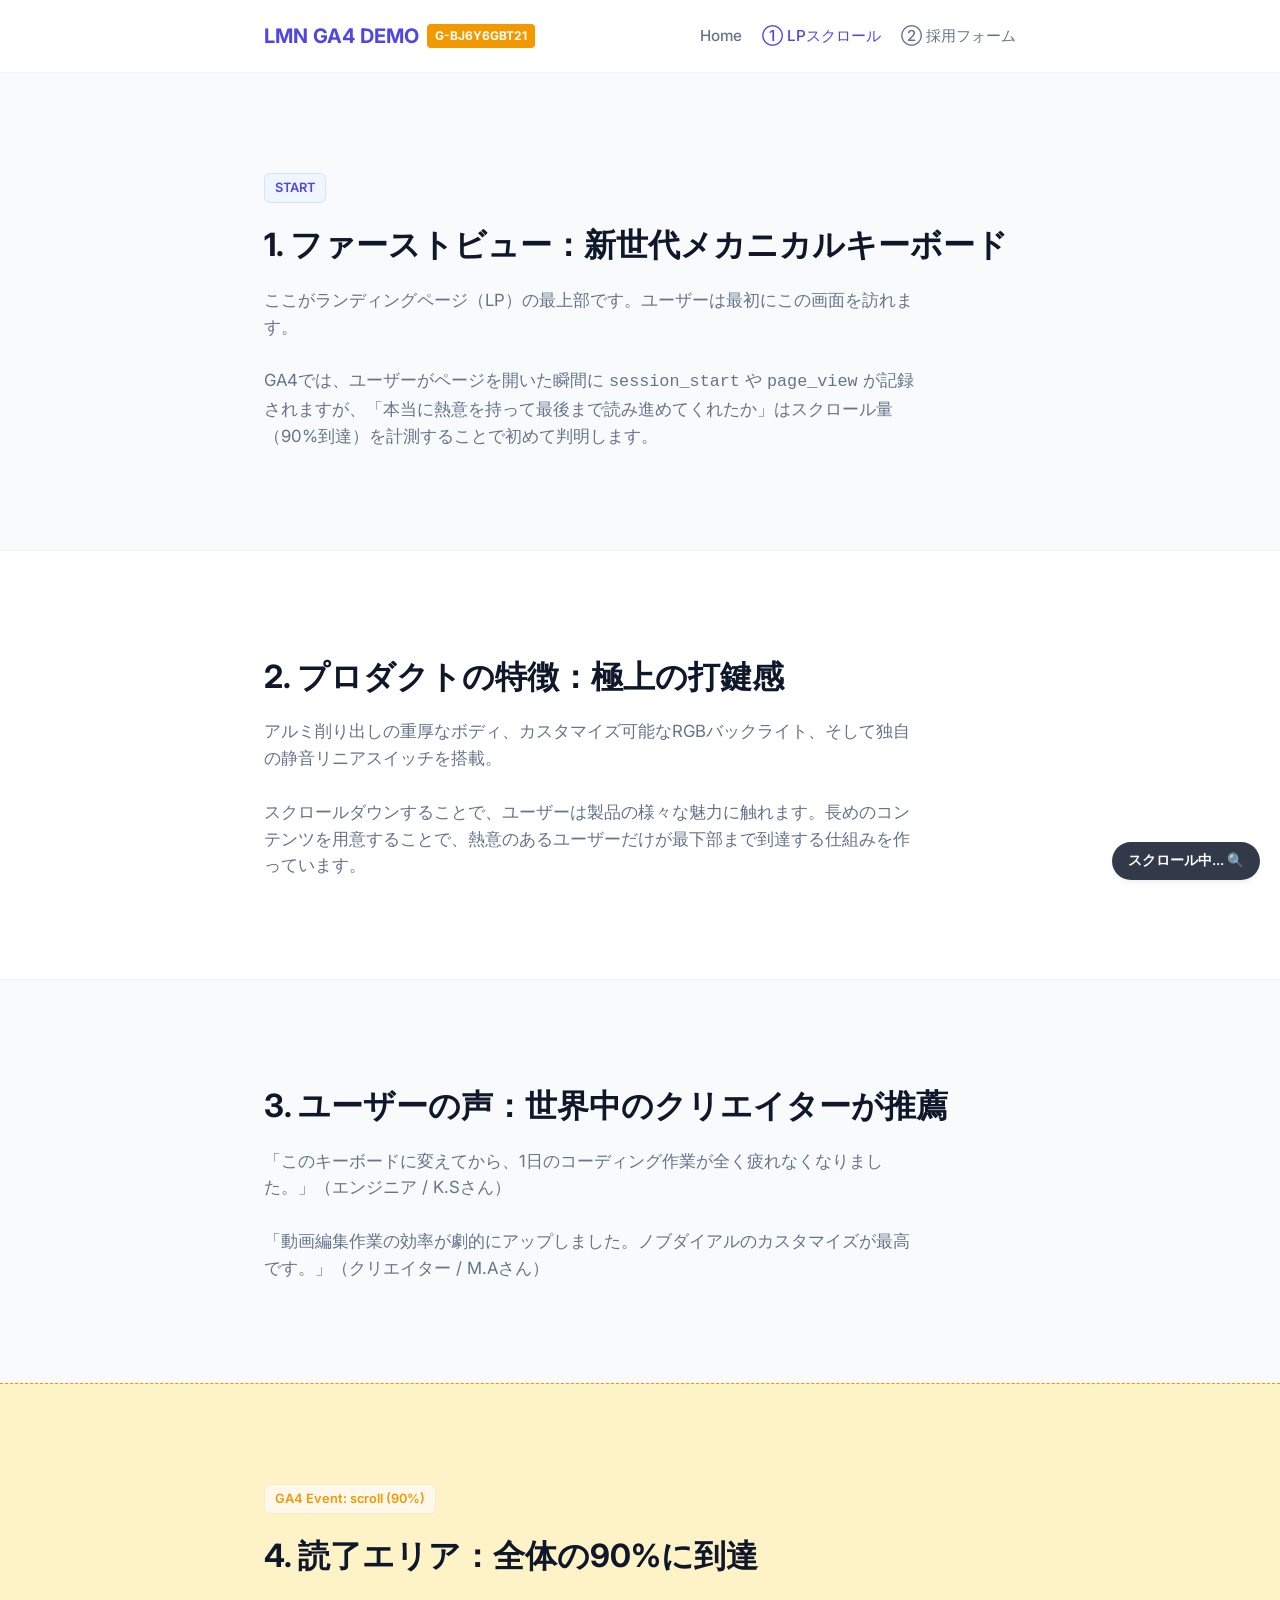
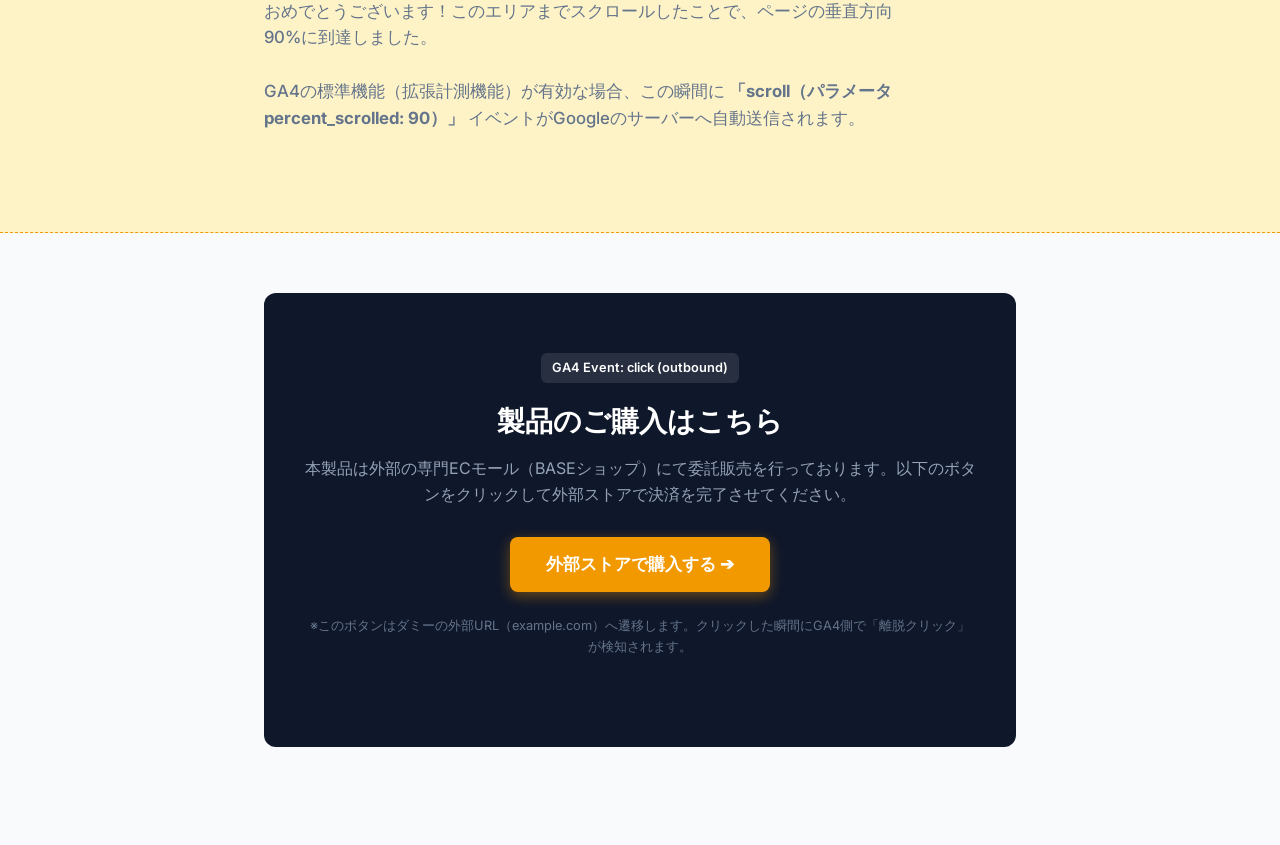
<file: ga4_demo/sample/lp.html>
<!DOCTYPE html>
<html lang="ja">
<head>
  <!-- Google tag (gtag.js) -->
  <script async src="https://www.googletagmanager.com/gtag/js?id=G-BJ6Y6GBT21"></script>
  <script>
    window.dataLayer = window.dataLayer || [];
    function gtag(){dataLayer.push(arguments);}
    gtag('js', new Date());

    gtag('config', 'G-BJ6Y6GBT21');
  </script>
  <meta charset="UTF-8">
  <meta name="viewport" content="width=device-width, initial-scale=1.0">
  <title>LPスクロール & 離脱クリック デモ | GA4 実証サンプル</title>
  <link rel="stylesheet" href="css/style.css">
</head>
<body>

  <!-- Navigation -->
  <header class="header">
    <div class="container nav-container">
      <a href="index.html" class="logo">
        LMN GA4 DEMO <span class="logo-badge">G-BJ6Y6GBT21</span>
      </a>
      <nav class="nav-menu">
        <a href="index.html" class="nav-link">Home</a>
        <a href="lp.html" class="nav-link active">① LPスクロール</a>
        <a href="recruit.html" class="nav-link">② 採用フォーム</a>
      </nav>
    </div>
  </header>

  <!-- Scroll Progress Floating Badge -->
  <div class="scroll-indicator" id="progress-indicator">スクロール中... 🔍</div>

  <!-- Content Block 1: Intro -->
  <section class="lp-section">
    <div class="container">
      <span class="event-tag" style="background-color: #eff6ff; color: var(--color-primary); border-color: rgba(59, 130, 246, 0.15);">START</span>
      <h2>1. ファーストビュー：新世代メカニカルキーボード</h2>
      <p style="margin-top: 16px;">
        ここがランディングページ（LP）の最上部です。ユーザーは最初にこの画面を訪れます。<br><br>
        GA4では、ユーザーがページを開いた瞬間に <code>session_start</code> や <code>page_view</code> が記録されますが、「本当に熱意を持って最後まで読み進めてくれたか」はスクロール量（90%到達）を計測することで初めて判明します。
      </p>
    </div>
  </section>

  <!-- Content Block 2: Features -->
  <section class="lp-section">
    <div class="container">
      <h2>2. プロダクトの特徴：極上の打鍵感</h2>
      <p style="margin-top: 16px;">
        アルミ削り出しの重厚なボディ、カスタマイズ可能なRGBバックライト、そして独自の静音リニアスイッチを搭載。<br><br>
        スクロールダウンすることで、ユーザーは製品の様々な魅力に触れます。長めのコンテンツを用意することで、熱意のあるユーザーだけが最下部まで到達する仕組みを作っています。
      </p>
    </div>
  </section>

  <!-- Content Block 3: Reviews -->
  <section class="lp-section">
    <div class="container">
      <h2>3. ユーザーの声：世界中のクリエイターが推薦</h2>
      <p style="margin-top: 16px;">
        「このキーボードに変えてから、1日のコーディング作業が全く疲れなくなりました。」（エンジニア / K.Sさん）<br><br>
        「動画編集作業の効率が劇的にアップしました。ノブダイアルのカスタマイズが最高です。」（クリエイター / M.Aさん）
      </p>
    </div>
  </section>

  <!-- Content Block 4: Target Area for Scroll (90%) -->
  <section class="lp-section" style="background-color: #fef3c7; border-top: 1px dashed var(--ga4-orange); border-bottom: 1px dashed var(--ga4-orange);">
    <div class="container">
      <span class="event-tag">GA4 Event: scroll (90%)</span>
      <h2>4. 読了エリア：全体の90%に到達</h2>
      <p style="margin-top: 16px; font-weight: 500;">
        おめでとうございます！このエリアまでスクロールしたことで、ページの垂直方向90%に到達しました。<br><br>
        GA4の標準機能（拡張計測機能）が有効な場合、この瞬間に <strong>「scroll（パラメータ percent_scrolled: 90）」</strong> イベントがGoogleのサーバーへ自動送信されます。
      </p>
    </div>
  </section>

  <!-- Content Block 5: Outbound Action (click) -->
  <section class="container" style="margin-top: 60px;">
    <div class="cta-box">
      <span class="event-tag" style="background-color: rgba(255,255,255,0.1); color: white; border-color: transparent;">GA4 Event: click (outbound)</span>
      <h3>製品のご購入はこちら</h3>
      <p>
        本製品は外部の専門ECモール（BASEショップ）にて委託販売を行っております。以下のボタンをクリックして外部ストアで決済を完了させてください。
      </p>
      
      <!-- Outbound Link (GA4 click event target) -->
      <a href="https://codaacademy-store.example.com/item/keyboard" target="_blank" class="btn-outbound" id="outbound-cta-btn">
        外部ストアで購入する ➔
      </a>
      
      <p style="font-size: 0.8rem; margin-top: 24px; color: #64748b;">
        ※このボタンはダミーの外部URL（example.com）へ遷移します。クリックした瞬間にGA4側で「離脱クリック」が検知されます。
      </p>
    </div>
  </section>

</body>
</html>
</file>
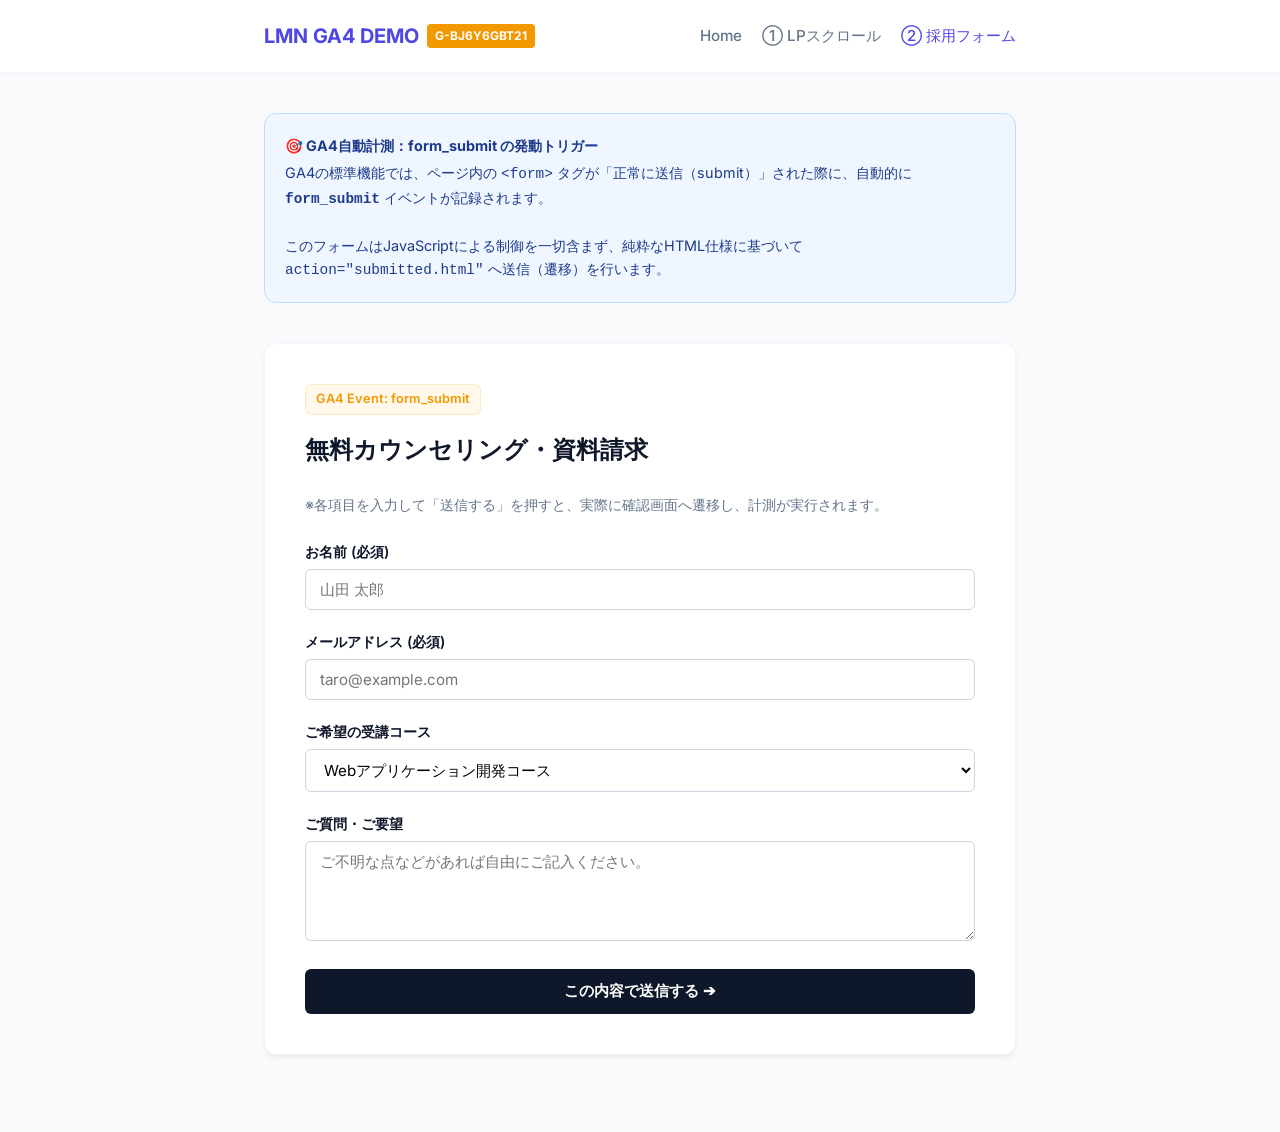
<file: ga4_demo/sample/recruit.html>
<!DOCTYPE html>
<html lang="ja">
<head>
  <!-- Google tag (gtag.js) -->
  <script async src="https://www.googletagmanager.com/gtag/js?id=G-BJ6Y6GBT21"></script>
  <script>
    window.dataLayer = window.dataLayer || [];
    function gtag(){dataLayer.push(arguments);}
    gtag('js', new Date());

    gtag('config', 'G-BJ6Y6GBT21');
  </script>
  <meta charset="UTF-8">
  <meta name="viewport" content="width=device-width, initial-scale=1.0">
  <title>採用フォーム送信デモ | GA4 実証サンプル</title>
  <link rel="stylesheet" href="css/style.css">
</head>
<body>

  <!-- Navigation -->
  <header class="header">
    <div class="container nav-container">
      <a href="index.html" class="logo">
        LMN GA4 DEMO <span class="logo-badge">G-BJ6Y6GBT21</span>
      </a>
      <nav class="nav-menu">
        <a href="index.html" class="nav-link">Home</a>
        <a href="lp.html" class="nav-link">① LPスクロール</a>
        <a href="recruit.html" class="nav-link active">② 採用フォーム</a>
      </nav>
    </div>
  </header>

  <!-- Main Area -->
  <main class="container" style="margin-top: 40px;">
    
    <div class="info-banner">
      <h4>🎯 GA4自動計測：form_submit の発動トリガー</h4>
      <p>
        GA4の標準機能では、ページ内の <code>&lt;form&gt;</code> タグが「正常に送信（submit）」された際に、自動的に <strong><code>form_submit</code></strong> イベントが記録されます。<br><br>
        このフォームはJavaScriptによる制御を一切含まず、純粋なHTML仕様に基づいて <code>action="submitted.html"</code> へ送信（遷移）を行います。
      </p>
    </div>

    <!-- Recruit Application Form -->
    <section class="form-box">
      <span class="event-tag">GA4 Event: form_submit</span>
      <h2>無料カウンセリング・資料請求</h2>
      <p style="color: var(--color-gray); font-size: 0.9rem; margin-bottom: 24px;">
        ※各項目を入力して「送信する」を押すと、実際に確認画面へ遷移し、計測が実行されます。
      </p>

      <form action="submitted.html" method="GET" id="recruit-apply-form">
        
        <!-- Name -->
        <div class="form-group">
          <label class="form-label" for="applicant-name">お名前 (必須)</label>
          <input type="text" id="applicant-name" name="fullname" class="form-control" placeholder="山田 太郎" required>
        </div>

        <!-- Email -->
        <div class="form-group">
          <label class="form-label" for="applicant-email">メールアドレス (必須)</label>
          <input type="email" id="applicant-email" name="email" class="form-control" placeholder="taro@example.com" required>
        </div>

        <!-- Position -->
        <div class="form-group">
          <label class="form-label" for="applicant-position">ご希望の受講コース</label>
          <select id="applicant-position" name="course" class="form-control">
            <option value="web-dev">Webアプリケーション開発コース</option>
            <option value="ai-python">Python・AIコース</option>
            <option value="consulting">キャリア相談のみ希望</option>
          </select>
        </div>

        <!-- Message -->
        <div class="form-group">
          <label class="form-label" for="applicant-msg">ご質問・ご要望</label>
          <textarea id="applicant-msg" name="message" class="form-control" style="min-height: 100px; resize: vertical;" placeholder="ご不明な点などがあれば自由にご記入ください。"></textarea>
        </div>

        <!-- Submit Button -->
        <button type="submit" class="btn-submit" id="btn-form-submit">
          この内容で送信する ➔
        </button>

      </form>
    </section>

  </main>

</body>
</html>
</file>
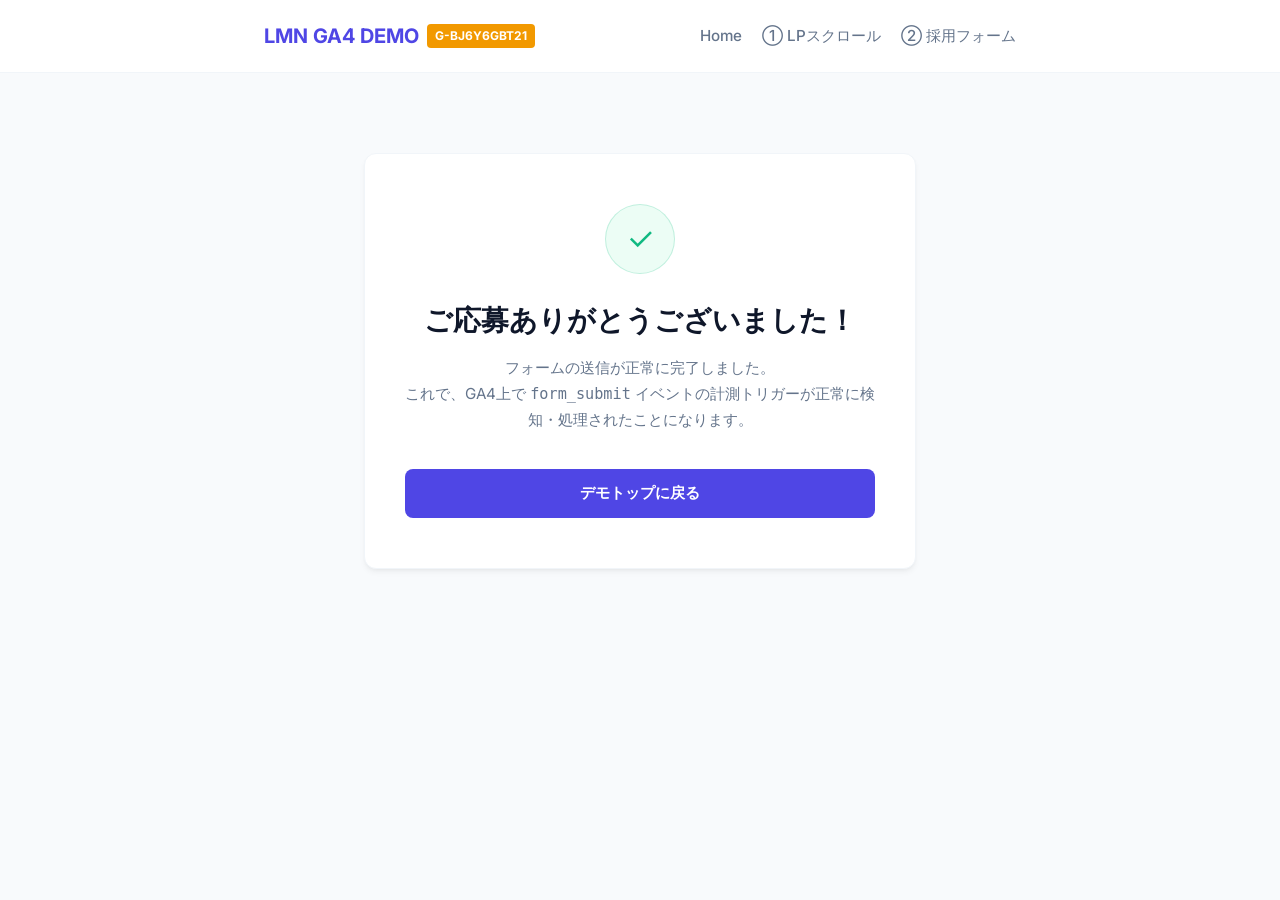
<file: ga4_demo/sample/submitted.html>
<!DOCTYPE html>
<html lang="ja">
<head>
  <!-- Google tag (gtag.js) -->
  <script async src="https://www.googletagmanager.com/gtag/js?id=G-BJ6Y6GBT21"></script>
  <script>
    window.dataLayer = window.dataLayer || [];
    function gtag(){dataLayer.push(arguments);}
    gtag('js', new Date());

    gtag('config', 'G-BJ6Y6GBT21');
  </script>
  <meta charset="UTF-8">
  <meta name="viewport" content="width=device-width, initial-scale=1.0">
  <title>送信完了 | GA4 実証サンプル</title>
  <link rel="stylesheet" href="css/style.css">
</head>
<body>

  <!-- Navigation -->
  <header class="header">
    <div class="container nav-container">
      <a href="index.html" class="logo">
        LMN GA4 DEMO <span class="logo-badge">G-BJ6Y6GBT21</span>
      </a>
      <nav class="nav-menu">
        <a href="index.html" class="nav-link">Home</a>
        <a href="lp.html" class="nav-link">① LPスクロール</a>
        <a href="recruit.html" class="nav-link">② 採用フォーム</a>
      </nav>
    </div>
  </header>

  <!-- Main Container -->
  <main class="container" style="max-width: 600px; margin-top: 80px;">
    
    <div style="background-color: var(--color-white); border: 1px solid var(--color-light-gray); border-radius: var(--radius); padding: 50px 40px; box-shadow: var(--shadow); text-align: center;">
      
      <div class="success-icon" style="width: 70px; height: 70px; background-color: #ecfdf5; border-radius: 50%; display: flex; align-items: center; justify-content: center; color: #10b981; font-size: 2rem; margin: 0 auto 24px auto; border: 1px solid rgba(16, 185, 129, 0.2);">
        ✓
      </div>

      <h1 style="font-size: 1.75rem; margin-bottom: 12px;">ご応募ありがとうございました！</h1>
      
      <p style="color: var(--color-gray); font-size: 0.95rem; line-height: 1.7; margin-bottom: 36px;">
        フォームの送信が正常に完了しました。<br>
        これで、GA4上で <code>form_submit</code> イベントの計測トリガーが正常に検知・処理されたことになります。
      </p>

      <a href="index.html" class="btn" style="width: 100%;">
        デモトップに戻る
      </a>

    </div>

  </main>

</body>
</html>
</file>
<file: style.css>
@import url('https://fonts.googleapis.com/css2?family=Inter:wght@300;400;500;600;700&family=Noto+Sans+JP:wght@300;400;500;700&display=swap');

/* --- Design Tokens & Variables --- */
:root {
  --font-base: 'Inter', 'Noto Sans JP', sans-serif;
  
  /* Color Palette */
  --color-primary: #4f46e5;      /* Indigo */
  --color-primary-light: #818cf8;
  --color-secondary: #06b6d4;    /* Cyan */
  --color-secondary-light: #67e8f9;
  --color-dark: #0f172a;         /* Slate 900 */
  --color-dark-light: #1e293b;   /* Slate 800 */
  --color-gray: #64748b;         /* Slate 500 */
  --color-light-gray: #e2e8f0;   /* Slate 200 */
  --color-bg: #f8fafc;           /* Slate 50 */
  --color-white: #ffffff;
  --color-accent: #f43f5e;       /* Rose 500 for alerts/errors */
  
  /* Gradients */
  --grad-primary: linear-gradient(135deg, var(--color-primary) 0%, var(--color-secondary) 100%);
  --grad-primary-hover: linear-gradient(135deg, #4338ca 0%, #0891b2 100%);
  --grad-dark: linear-gradient(135deg, var(--color-dark) 0%, #020617 100%);
  
  /* Shadows */
  --shadow-sm: 0 1px 2px 0 rgb(0 0 0 / 0.05);
  --shadow-md: 0 4px 6px -1px rgb(0 0 0 / 0.1), 0 2px 4px -2px rgb(0 0 0 / 0.1);
  --shadow-lg: 0 10px 15px -3px rgb(0 0 0 / 0.1), 0 4px 6px -4px rgb(0 0 0 / 0.1);
  --shadow-primary: 0 10px 20px -3px rgba(79, 70, 229, 0.3);
  
  /* Borders & Radius */
  --radius-sm: 8px;
  --radius-md: 16px;
  --radius-lg: 24px;
  --radius-full: 9999px;
  
  /* Layout */
  --max-width: 1200px;
  --header-height: 80px;
}

/* --- Base & Reset Styles --- */
*, *::before, *::after {
  box-sizing: border-box;
  margin: 0;
  padding: 0;
}

html {
  scroll-behavior: smooth;
}

body {
  font-family: var(--font-base);
  background-color: var(--color-bg);
  color: var(--color-dark);
  line-height: 1.6;
  overflow-x: hidden;
}

a {
  text-decoration: none;
  color: inherit;
  transition: all 0.3s ease;
}

ul {
  list-style: none;
}

img {
  max-width: 100%;
  height: auto;
  display: block;
}

/* --- Layout Components --- */
.container {
  width: 100%;
  max-width: var(--max-width);
  margin: 0 auto;
  padding: 0 24px;
}

.section {
  padding: 100px 0;
}

.section-title {
  font-size: 2.25rem;
  font-weight: 700;
  text-align: center;
  margin-bottom: 16px;
  background: var(--grad-primary);
  -webkit-background-clip: text;
  -webkit-text-fill-color: transparent;
}

.section-subtitle {
  font-size: 1.1rem;
  color: var(--color-gray);
  text-align: center;
  margin-bottom: 50px;
  max-width: 600px;
  margin-left: auto;
  margin-right: auto;
}

/* --- Header & Navigation --- */
.header {
  position: fixed;
  top: 0;
  left: 0;
  width: 100%;
  height: var(--header-height);
  background-color: rgba(255, 255, 255, 0.8);
  backdrop-filter: blur(12px);
  -webkit-backdrop-filter: blur(12px);
  border-bottom: 1px solid rgba(226, 232, 240, 0.8);
  z-index: 1000;
  display: flex;
  align-items: center;
  transition: all 0.3s ease;
}

.header-active {
  box-shadow: var(--shadow-sm);
  background-color: rgba(255, 255, 255, 0.95);
}

.nav-container {
  display: flex;
  justify-content: space-between;
  align-items: center;
  width: 100%;
}

.logo {
  font-size: 1.5rem;
  font-weight: 700;
  display: flex;
  align-items: center;
  gap: 8px;
  background: var(--grad-primary);
  -webkit-background-clip: text;
  -webkit-text-fill-color: transparent;
}

.logo-icon {
  width: 32px;
  height: 32px;
  background: var(--grad-primary);
  border-radius: var(--radius-sm);
  display: flex;
  align-items: center;
  justify-content: center;
  color: var(--color-white);
  font-size: 1.1rem;
  -webkit-text-fill-color: var(--color-white);
  font-weight: 700;
}

.nav-menu {
  display: flex;
  align-items: center;
  gap: 32px;
}

.nav-link {
  font-weight: 500;
  color: var(--color-dark-light);
  font-size: 0.95rem;
  position: relative;
  padding: 8px 0;
}

.nav-link::after {
  content: '';
  position: absolute;
  bottom: 0;
  left: 0;
  width: 0;
  height: 2px;
  background: var(--grad-primary);
  transition: width 0.3s ease;
}

.nav-link:hover {
  color: var(--color-primary);
}

.nav-link:hover::after,
.nav-link.active::after {
  width: 100%;
}

.nav-link.active {
  color: var(--color-primary);
  font-weight: 600;
}

/* --- Buttons --- */
.btn {
  display: inline-flex;
  align-items: center;
  justify-content: center;
  padding: 12px 28px;
  font-size: 0.95rem;
  font-weight: 600;
  border-radius: var(--radius-full);
  cursor: pointer;
  transition: all 0.3s cubic-bezier(0.4, 0, 0.2, 1);
  border: none;
  gap: 8px;
}

.btn-primary {
  background: var(--grad-primary);
  color: var(--color-white);
  box-shadow: var(--shadow-primary);
}

.btn-primary:hover {
  transform: translateY(-2px);
  box-shadow: 0 15px 30px -5px rgba(79, 70, 229, 0.45);
  background: var(--grad-primary-hover);
}

.btn-outline {
  background-color: transparent;
  color: var(--color-primary);
  border: 2px solid var(--color-primary);
}

.btn-outline:hover {
  background: var(--grad-primary);
  color: var(--color-white);
  border-color: transparent;
  transform: translateY(-2px);
}

/* --- Hero Section (FirstView) --- */
.hero {
  padding-top: calc(var(--header-height) + 60px);
  padding-bottom: 100px;
  background: radial-gradient(circle at 80% 20%, rgba(99, 102, 241, 0.1) 0%, transparent 40%),
              radial-gradient(circle at 20% 80%, rgba(6, 182, 212, 0.1) 0%, transparent 40%);
  min-height: 90vh;
  display: flex;
  align-items: center;
}

.hero-grid {
  display: grid;
  grid-template-columns: 1.1fr 0.9fr;
  gap: 60px;
  align-items: center;
}

.hero-content {
  display: flex;
  flex-direction: column;
  align-items: flex-start;
}

.hero-badge {
  display: inline-flex;
  align-items: center;
  gap: 8px;
  padding: 8px 16px;
  background-color: rgba(79, 70, 229, 0.08);
  border: 1px solid rgba(79, 70, 229, 0.15);
  border-radius: var(--radius-full);
  color: var(--color-primary);
  font-weight: 600;
  font-size: 0.85rem;
  margin-bottom: 24px;
}

.hero-title {
  font-size: 3.5rem;
  font-weight: 700;
  line-height: 1.2;
  margin-bottom: 24px;
}

.hero-title span {
  background: var(--grad-primary);
  -webkit-background-clip: text;
  -webkit-text-fill-color: transparent;
}

.hero-description {
  font-size: 1.15rem;
  color: var(--color-gray);
  margin-bottom: 40px;
  max-width: 540px;
}

.hero-actions {
  display: flex;
  gap: 16px;
  flex-wrap: wrap;
}

/* Hero Decorative Graphic */
.hero-visual {
  position: relative;
  display: flex;
  justify-content: center;
  align-items: center;
}

.hero-circle {
  position: absolute;
  width: 400px;
  height: 400px;
  background: var(--grad-primary);
  filter: blur(80px);
  opacity: 0.15;
  border-radius: 50%;
  z-index: 1;
}

.hero-card {
  position: relative;
  background: rgba(255, 255, 255, 0.7);
  backdrop-filter: blur(20px);
  border: 1px solid rgba(255, 255, 255, 0.4);
  border-radius: var(--radius-lg);
  padding: 40px;
  box-shadow: var(--shadow-lg);
  z-index: 2;
  width: 100%;
  max-width: 440px;
}

.code-mockup {
  font-family: 'Courier New', Courier, monospace;
  background-color: var(--color-dark);
  color: #a9b1d6;
  padding: 24px;
  border-radius: var(--radius-md);
  font-size: 0.85rem;
  box-shadow: var(--shadow-md);
}

.code-keyword { color: #bb9af7; }
.code-string { color: #9ece6a; }
.code-function { color: #7aa2f7; }
.code-comment { color: #565f89; }

/* --- Features Section (Index) --- */
.features-grid {
  display: grid;
  grid-template-columns: repeat(3, 1fr);
  gap: 32px;
}

.feature-card {
  background-color: var(--color-white);
  border: 1px solid var(--color-light-gray);
  border-radius: var(--radius-md);
  padding: 40px 32px;
  transition: all 0.3s cubic-bezier(0.4, 0, 0.2, 1);
  display: flex;
  flex-direction: column;
  align-items: flex-start;
  box-shadow: var(--shadow-sm);
}

.feature-card:hover {
  transform: translateY(-6px);
  box-shadow: var(--shadow-lg);
  border-color: rgba(79, 70, 229, 0.2);
}

.feature-icon {
  width: 56px;
  height: 56px;
  border-radius: var(--radius-sm);
  background: rgba(79, 70, 229, 0.08);
  display: flex;
  align-items: center;
  justify-content: center;
  color: var(--color-primary);
  font-size: 1.5rem;
  margin-bottom: 24px;
}

.feature-title {
  font-size: 1.35rem;
  font-weight: 700;
  margin-bottom: 16px;
}

.feature-desc {
  color: var(--color-gray);
  font-size: 0.95rem;
}

/* --- Curriculum Page Styles --- */
.curriculum-grid {
  display: grid;
  grid-template-columns: repeat(3, 1fr);
  gap: 32px;
  margin-bottom: 60px;
}

.curriculum-card {
  background-color: var(--color-white);
  border: 1px solid var(--color-light-gray);
  border-radius: var(--radius-md);
  overflow: hidden;
  box-shadow: var(--shadow-sm);
  transition: all 0.3s cubic-bezier(0.4, 0, 0.2, 1);
  display: flex;
  flex-direction: column;
}

.curriculum-card:hover {
  transform: translateY(-8px);
  box-shadow: var(--shadow-lg), 0 20px 25px -5px rgba(0, 0, 0, 0.05);
  border-color: rgba(79, 70, 229, 0.2);
}

.curriculum-img-wrap {
  width: 100%;
  height: 200px;
  background: var(--grad-primary);
  position: relative;
  display: flex;
  align-items: center;
  justify-content: center;
  color: var(--color-white);
}

.curriculum-badge {
  position: absolute;
  top: 16px;
  left: 16px;
  background-color: rgba(15, 23, 42, 0.75);
  backdrop-filter: blur(4px);
  color: var(--color-white);
  font-size: 0.75rem;
  font-weight: 600;
  padding: 6px 12px;
  border-radius: var(--radius-full);
}

.curriculum-icon-large {
  font-size: 4rem;
  filter: drop-shadow(0 4px 6px rgba(0,0,0,0.1));
}

.curriculum-body {
  padding: 32px;
  display: flex;
  flex-direction: column;
  flex-grow: 1;
}

.curriculum-card-title {
  font-size: 1.4rem;
  font-weight: 700;
  margin-bottom: 12px;
}

.curriculum-card-desc {
  color: var(--color-gray);
  font-size: 0.95rem;
  margin-bottom: 24px;
  flex-grow: 1;
}

.curriculum-meta {
  border-top: 1px solid var(--color-light-gray);
  padding-top: 20px;
  display: flex;
  justify-content: space-between;
  align-items: center;
  font-size: 0.85rem;
  color: var(--color-gray);
}

.curriculum-price {
  font-size: 1.15rem;
  font-weight: 700;
  color: var(--color-primary);
}

/* Call to Action Banner */
.cta-banner {
  background: var(--grad-dark);
  color: var(--color-white);
  border-radius: var(--radius-lg);
  padding: 80px 40px;
  text-align: center;
  position: relative;
  overflow: hidden;
  box-shadow: var(--shadow-lg);
}

.cta-banner::before {
  content: '';
  position: absolute;
  width: 300px;
  height: 300px;
  background: var(--grad-primary);
  border-radius: 50%;
  top: -150px;
  right: -150px;
  opacity: 0.15;
  filter: blur(50px);
}

.cta-banner::after {
  content: '';
  position: absolute;
  width: 250px;
  height: 250px;
  background: var(--color-secondary);
  border-radius: 50%;
  bottom: -125px;
  left: -125px;
  opacity: 0.15;
  filter: blur(50px);
}

.cta-title {
  font-size: 2.25rem;
  font-weight: 700;
  margin-bottom: 16px;
  position: relative;
  z-index: 2;
}

.cta-desc {
  font-size: 1.1rem;
  color: var(--color-light-gray);
  max-width: 600px;
  margin: 0 auto 36px auto;
  position: relative;
  z-index: 2;
}

.cta-btn-wrap {
  position: relative;
  z-index: 2;
}

/* --- Application Page Styles --- */
.apply-layout {
  display: grid;
  grid-template-columns: 0.8fr 1.2fr;
  gap: 60px;
  background-color: var(--color-white);
  border: 1px solid var(--color-light-gray);
  border-radius: var(--radius-lg);
  box-shadow: var(--shadow-lg);
  overflow: hidden;
}

.apply-info {
  background: var(--grad-dark);
  color: var(--color-white);
  padding: 60px 48px;
  display: flex;
  flex-direction: column;
  justify-content: space-between;
}

.apply-info-top h2 {
  font-size: 1.75rem;
  font-weight: 700;
  margin-bottom: 16px;
}

.apply-info-top p {
  color: var(--color-light-gray);
  font-size: 0.95rem;
  margin-bottom: 40px;
}

.info-list {
  display: flex;
  flex-direction: column;
  gap: 24px;
}

.info-item {
  display: flex;
  align-items: flex-start;
  gap: 16px;
}

.info-icon {
  width: 40px;
  height: 40px;
  background-color: rgba(255, 255, 255, 0.08);
  border-radius: var(--radius-sm);
  display: flex;
  align-items: center;
  justify-content: center;
  color: var(--color-secondary-light);
  font-size: 1.2rem;
  flex-shrink: 0;
}

.info-text h4 {
  font-size: 0.95rem;
  font-weight: 600;
  margin-bottom: 4px;
}

.info-text p {
  color: var(--color-light-gray);
  font-size: 0.85rem;
}

.apply-info-footer {
  font-size: 0.8rem;
  color: var(--color-gray);
}

.apply-form-wrap {
  padding: 60px 48px;
}

.form-group {
  margin-bottom: 24px;
}

.form-label {
  display: block;
  font-size: 0.9rem;
  font-weight: 600;
  margin-bottom: 8px;
  color: var(--color-dark-light);
}

.form-label span {
  color: var(--color-accent);
  margin-left: 4px;
}

.form-control {
  width: 100%;
  padding: 14px 16px;
  font-family: var(--font-base);
  font-size: 0.95rem;
  border: 1px solid var(--color-light-gray);
  border-radius: var(--radius-sm);
  background-color: #fdfdfd;
  transition: all 0.3s ease;
  color: var(--color-dark);
}

.form-control:focus {
  outline: none;
  border-color: var(--color-primary);
  background-color: var(--color-white);
  box-shadow: 0 0 0 4px rgba(79, 70, 229, 0.1);
}

textarea.form-control {
  resize: vertical;
  min-height: 120px;
}

.checkbox-label {
  display: flex;
  align-items: center;
  gap: 10px;
  font-size: 0.9rem;
  cursor: pointer;
}

.checkbox-label input {
  width: 16px;
  height: 16px;
  cursor: pointer;
}

/* Success State for Form */
.success-msg {
  display: none;
  text-align: center;
  padding: 40px;
  animation: fadeIn 0.5s ease forwards;
}

.success-icon {
  width: 80px;
  height: 80px;
  background-color: rgba(6, 182, 212, 0.08);
  border-radius: 50%;
  display: flex;
  align-items: center;
  justify-content: center;
  color: var(--color-secondary);
  font-size: 2.5rem;
  margin: 0 auto 24px auto;
}

.success-title {
  font-size: 1.75rem;
  font-weight: 700;
  margin-bottom: 12px;
}

.success-text {
  color: var(--color-gray);
  margin-bottom: 32px;
}

@keyframes fadeIn {
  from { opacity: 0; transform: translateY(10px); }
  to { opacity: 1; transform: translateY(0); }
}

/* --- Footer --- */
.footer {
  background-color: var(--color-dark);
  color: var(--color-light-gray);
  padding: 60px 0 30px 0;
  border-top: 1px solid rgba(255, 255, 255, 0.05);
}

.footer-grid {
  display: grid;
  grid-template-columns: 1.5fr 1fr;
  gap: 60px;
  margin-bottom: 40px;
}

.footer-brand h3 {
  font-size: 1.5rem;
  font-weight: 700;
  color: var(--color-white);
  margin-bottom: 16px;
}

.footer-brand p {
  color: var(--color-gray);
  font-size: 0.9rem;
  max-width: 320px;
}

.footer-nav {
  display: flex;
  flex-direction: column;
  gap: 16px;
  align-items: flex-end;
}

.footer-nav-title {
  color: var(--color-white);
  font-size: 0.95rem;
  font-weight: 600;
  text-transform: uppercase;
  letter-spacing: 0.05em;
  margin-bottom: 8px;
}

.footer-menu {
  display: flex;
  gap: 24px;
}

.footer-link:hover {
  color: var(--color-secondary-light);
}

.footer-bottom {
  border-top: 1px solid rgba(255, 255, 255, 0.05);
  padding-top: 30px;
  display: flex;
  justify-content: space-between;
  align-items: center;
  font-size: 0.85rem;
  color: var(--color-gray);
}

/* --- Responsive Media Queries --- */
@media (max-width: 1024px) {
  .hero-title {
    font-size: 3rem;
  }
  .curriculum-grid, .features-grid {
    grid-template-columns: repeat(2, 1fr);
  }
  .apply-layout {
    grid-template-columns: 1fr;
  }
  .apply-info {
    padding: 40px;
  }
}

@media (max-width: 768px) {
  :root {
    --header-height: 70px;
  }
  .section {
    padding: 60px 0;
  }
  .hero-grid {
    grid-template-columns: 1fr;
    gap: 40px;
  }
  .hero-content {
    align-items: center;
    text-align: center;
  }
  .hero-title {
    font-size: 2.5rem;
  }
  .hero-description {
    margin-left: auto;
    margin-right: auto;
  }
  .hero-actions {
    justify-content: center;
  }
  .hero-visual {
    order: -1;
  }
  .hero-card {
    max-width: 100%;
  }
  .curriculum-grid, .features-grid {
    grid-template-columns: 1fr;
  }
  .apply-form-wrap {
    padding: 40px 24px;
  }
  .footer-grid {
    grid-template-columns: 1fr;
    gap: 40px;
  }
  .footer-nav {
    align-items: flex-start;
  }
  .footer-menu {
    flex-direction: column;
    gap: 12px;
  }
}
</file>
<file: ga4_demo/css/style.css>
@import url('https://fonts.googleapis.com/css2?family=Inter:wght@400;500;600;700&family=JetBrains+Mono:wght@400;500&display=swap');

:root {
    --bg-color: #f8fafc;
    --card-bg: #ffffff;
    --text-primary: #0f172a;
    --text-secondary: #475569;
    --border-color: #e2e8f0;
    
    /* GA4 Brand Colors */
    --ga4-orange: #f29900;
    --ga4-orange-light: #fef3c7;
    --primary-color: #3b82f6; /* Blue for regular accents */
    
    --font-sans: 'Inter', -apple-system, BlinkMacSystemFont, "Segoe UI", Roboto, sans-serif;
    --font-mono: 'JetBrains Mono', monospace;
    
    --radius: 12px;
    --shadow: 0 4px 6px -1px rgb(0 0 0 / 0.05), 0 2px 4px -2px rgb(0 0 0 / 0.05);
    --shadow-hover: 0 10px 15px -3px rgb(0 0 0 / 0.1), 0 4px 6px -4px rgb(0 0 0 / 0.1);
    
    --transition: all 0.25s cubic-bezier(0.4, 0, 0.2, 1);
}

* {
    box-sizing: border-box;
    margin: 0;
    padding: 0;
}

body {
    background-color: var(--bg-color);
    color: var(--text-primary);
    font-family: var(--font-sans);
    line-height: 1.6;
    padding: 40px 20px;
}

.container {
    max-width: 800px;
    margin: 0 auto;
}

/* Header */
header {
    text-align: center;
    margin-bottom: 40px;
}

.badge {
    display: inline-block;
    background-color: var(--ga4-orange-light);
    color: #b45309;
    font-size: 0.85rem;
    font-weight: 600;
    padding: 6px 16px;
    border-radius: 50px;
    margin-bottom: 12px;
    border: 1px solid rgba(242, 153, 0, 0.2);
}

h1 {
    font-size: 2.25rem;
    font-weight: 700;
    letter-spacing: -0.03em;
    margin-bottom: 12px;
}

.subtitle {
    color: var(--text-secondary);
    font-size: 1.1rem;
    max-width: 600px;
    margin: 0 auto;
}

/* Cards Section */
.card-section {
    display: flex;
    flex-direction: column;
    gap: 30px;
    margin-bottom: 40px;
}

.card {
    background-color: var(--card-bg);
    border: 1px solid var(--border-color);
    border-radius: var(--radius);
    padding: 30px;
    box-shadow: var(--shadow);
    transition: var(--transition);
}

.card:hover {
    transform: translateY(-2px);
    box-shadow: var(--shadow-hover);
    border-color: rgba(242, 153, 0, 0.3);
}

.card-header {
    display: flex;
    justify-content: space-between;
    align-items: center;
    margin-bottom: 16px;
    border-bottom: 1px solid var(--border-color);
    padding-bottom: 12px;
}

.event-name {
    font-family: var(--font-mono);
    font-size: 1.15rem;
    font-weight: 600;
    color: #e37400;
    background: #fff8eb;
    padding: 4px 10px;
    border-radius: 6px;
    border: 1px solid rgba(242, 153, 0, 0.15);
}

.card-title {
    font-size: 1.35rem;
    font-weight: 700;
}

.card p {
    color: var(--text-secondary);
    font-size: 0.95rem;
    margin-bottom: 20px;
}

/* Code Preview Block */
.code-block {
    background-color: #0f172a;
    color: #f8fafc;
    font-family: var(--font-mono);
    font-size: 0.85rem;
    padding: 16px;
    border-radius: 8px;
    overflow-x: auto;
    margin-bottom: 24px;
    border: 1px solid #1e293b;
}

.code-html { color: #38bdf8; }
.code-attr { color: #f472b6; }
.code-val { color: #34d399; }
.code-text { color: #f8fafc; }

/* Interactive Demo elements */
.demo-area {
    background-color: #f1f5f9;
    border-radius: 8px;
    padding: 20px;
    border: 1px dashed var(--border-color);
}

.demo-title {
    font-size: 0.8rem;
    font-weight: 700;
    text-transform: uppercase;
    letter-spacing: 0.05em;
    color: var(--text-secondary);
    margin-bottom: 12px;
}

/* Outbound Links list */
.link-list {
    display: flex;
    flex-wrap: wrap;
    gap: 12px;
}

.btn-outbound {
    display: inline-flex;
    align-items: center;
    background-color: var(--card-bg);
    color: var(--text-primary);
    border: 1px solid var(--border-color);
    padding: 10px 20px;
    border-radius: 8px;
    font-weight: 500;
    font-size: 0.9rem;
    text-decoration: none;
    transition: var(--transition);
}

.btn-outbound:hover {
    background-color: #f8fafc;
    border-color: #94a3b8;
    transform: translateY(-1px);
}

.btn-outbound svg {
    margin-left: 8px;
    width: 16px;
    height: 16px;
    color: var(--text-secondary);
}

/* Forms */
.form-group {
    margin-bottom: 16px;
}

.form-label {
    display: block;
    font-size: 0.85rem;
    font-weight: 600;
    color: var(--text-primary);
    margin-bottom: 6px;
}

.form-control {
    width: 100%;
    padding: 10px 14px;
    font-family: var(--font-sans);
    font-size: 0.9rem;
    border: 1px solid var(--border-color);
    border-radius: 6px;
    background-color: #ffffff;
    transition: var(--transition);
}

.form-control:focus {
    outline: none;
    border-color: var(--ga4-orange);
    box-shadow: 0 0 0 3px rgba(242, 153, 0, 0.15);
}

.btn-submit {
    display: block;
    width: 100%;
    background-color: #0f172a;
    color: #ffffff;
    border: none;
    padding: 12px;
    border-radius: 6px;
    font-weight: 600;
    font-size: 0.9rem;
    cursor: pointer;
    transition: var(--transition);
    text-align: center;
    text-decoration: none;
}

.btn-submit:hover {
    background-color: #1e293b;
}

/* Success Card */
.success-card {
    text-align: center;
    background-color: var(--card-bg);
    border: 1px solid var(--border-color);
    border-radius: var(--radius);
    padding: 50px 40px;
    box-shadow: var(--shadow);
    max-width: 500px;
    margin: 60px auto;
}

.success-icon {
    width: 60px;
    height: 60px;
    background-color: #ecfdf5;
    border-radius: 50%;
    display: flex;
    align-items: center;
    justify-content: center;
    color: #10b981;
    font-size: 1.75rem;
    margin: 0 auto 20px auto;
    border: 1px solid rgba(16, 185, 129, 0.2);
}

.success-card h1 {
    font-size: 1.75rem;
    margin-bottom: 8px;
}

.success-card p {
    color: var(--text-secondary);
    font-size: 0.95rem;
    margin-bottom: 24px;
}

.btn-back {
    display: inline-block;
    background-color: var(--border-color);
    color: var(--text-primary);
    border: none;
    padding: 10px 24px;
    border-radius: 6px;
    font-weight: 600;
    font-size: 0.9rem;
    text-decoration: none;
    transition: var(--transition);
}

.btn-back:hover {
    background-color: #cbd5e1;
}

/* Info Banner */
.info-banner {
    background-color: #eff6ff;
    border: 1px solid #bfdbfe;
    border-radius: var(--radius);
    padding: 20px;
    margin-top: 30px;
    color: #1e3a8a;
    font-size: 0.9rem;
}

.info-banner h4 {
    font-weight: 700;
    margin-bottom: 6px;
}
</file>
<file: ga4_demo/sample/css/style.css>
@import url('https://fonts.googleapis.com/css2?family=Inter:wght@400;500;600;700&display=swap');

:root {
  --color-primary: #4f46e5;      /* Indigo */
  --color-secondary: #06b6d4;    /* Cyan */
  --color-dark: #0f172a;         /* Slate 900 */
  --color-gray: #64748b;         /* Slate 500 */
  --color-light-gray: #f1f5f9;   /* Slate 100 */
  --color-bg: #f8fafc;           /* Slate 50 */
  --color-white: #ffffff;
  
  --ga4-orange: #f29900;
  
  --font-base: 'Inter', sans-serif;
  --transition: all 0.3s ease;
  --radius: 12px;
  --shadow: 0 4px 6px -1px rgb(0 0 0 / 0.05), 0 2px 4px -2px rgb(0 0 0 / 0.05);
}

* {
  box-sizing: border-box;
  margin: 0;
  padding: 0;
}

body {
  font-family: var(--font-base);
  background-color: var(--color-bg);
  color: var(--color-dark);
  line-height: 1.6;
}

.container {
  width: 100%;
  max-width: 800px;
  margin: 0 auto;
  padding: 0 24px;
}

/* Header & Nav */
.header {
  background-color: var(--color-white);
  border-bottom: 1px solid var(--color-light-gray);
  padding: 20px 0;
  position: sticky;
  top: 0;
  z-index: 100;
}

.nav-container {
  display: flex;
  justify-content: space-between;
  align-items: center;
}

.logo {
  font-size: 1.25rem;
  font-weight: 700;
  text-decoration: none;
  color: var(--color-primary);
  display: flex;
  align-items: center;
  gap: 8px;
}

.logo-badge {
  background: var(--ga4-orange);
  color: white;
  font-size: 0.75rem;
  padding: 2px 8px;
  border-radius: 4px;
}

.nav-menu {
  display: flex;
  gap: 20px;
}

.nav-link {
  text-decoration: none;
  color: var(--color-gray);
  font-weight: 500;
  font-size: 0.95rem;
  transition: var(--transition);
}

.nav-link:hover, .nav-link.active {
  color: var(--color-primary);
}

/* Hero Section */
.hero {
  padding: 60px 0;
  text-align: center;
}

.hero h1 {
  font-size: 2.25rem;
  margin-bottom: 16px;
  line-height: 1.2;
}

.hero h1 span {
  color: var(--ga4-orange);
}

.hero p {
  color: var(--color-gray);
  font-size: 1.1rem;
  max-width: 600px;
  margin: 0 auto;
}

/* Dashboard Cards */
.demo-grid {
  display: grid;
  grid-template-columns: 1fr 1fr;
  gap: 30px;
  margin-bottom: 60px;
}

@media (max-width: 768px) {
  .demo-grid {
    grid-template-columns: 1fr;
  }
}

.demo-card {
  background-color: var(--color-white);
  border: 1px solid var(--color-light-gray);
  border-radius: var(--radius);
  padding: 30px;
  box-shadow: var(--shadow);
  display: flex;
  flex-direction: column;
  justify-content: space-between;
  transition: var(--transition);
}

.demo-card:hover {
  transform: translateY(-2px);
  box-shadow: 0 10px 15px -3px rgb(0 0 0 / 0.1);
  border-color: rgba(242, 153, 0, 0.3);
}

.card-top h3 {
  font-size: 1.35rem;
  margin-bottom: 12px;
}

.card-top p {
  color: var(--color-gray);
  font-size: 0.95rem;
  margin-bottom: 24px;
}

.event-tag {
  display: inline-block;
  background-color: #fff8eb;
  color: var(--ga4-orange);
  font-size: 0.8rem;
  font-weight: 600;
  padding: 4px 10px;
  border-radius: 6px;
  border: 1px solid rgba(242, 153, 0, 0.15);
  margin-bottom: 16px;
}

.btn {
  display: inline-block;
  background-color: var(--color-primary);
  color: var(--color-white);
  text-decoration: none;
  padding: 12px 24px;
  border-radius: 8px;
  font-weight: 600;
  font-size: 0.95rem;
  text-align: center;
  transition: var(--transition);
}

.btn:hover {
  background-color: #4338ca;
}

/* --- ① LP Scroll Demo Page Styles --- */
.lp-section {
  padding: 100px 0;
  border-bottom: 1px solid var(--color-light-gray);
}

.lp-section:nth-child(even) {
  background-color: var(--color-white);
}

.lp-section h2 {
  font-size: 2rem;
  margin-bottom: 16px;
}

.lp-section p {
  color: var(--color-gray);
  font-size: 1.05rem;
  max-width: 650px;
}

/* Outbound CTA Box at the very bottom */
.cta-box {
  background: var(--color-dark);
  color: var(--color-white);
  border-radius: var(--radius);
  padding: 60px 40px;
  text-align: center;
  margin-top: 60px;
  margin-bottom: 100px;
}

.cta-box h3 {
  font-size: 1.75rem;
  margin-bottom: 12px;
}

.cta-box p {
  color: #94a3b8;
  margin-bottom: 30px;
}

.btn-outbound {
  display: inline-block;
  background-color: var(--ga4-orange);
  color: var(--color-white);
  text-decoration: none;
  padding: 14px 36px;
  border-radius: 8px;
  font-weight: 700;
  font-size: 1.05rem;
  box-shadow: 0 4px 14px rgba(242, 153, 0, 0.4);
  transition: var(--transition);
}

.btn-outbound:hover {
  background-color: #d98200;
  transform: translateY(-2px);
  box-shadow: 0 6px 20px rgba(242, 153, 0, 0.5);
}

/* Scroll Progress indicator */
.scroll-indicator {
  position: fixed;
  bottom: 20px;
  right: 20px;
  background: rgba(15, 23, 42, 0.85);
  color: white;
  padding: 8px 16px;
  border-radius: 50px;
  font-size: 0.85rem;
  font-weight: 600;
  box-shadow: var(--shadow);
  pointer-events: none;
  z-index: 1000;
}

/* --- ② Recruit Form Page Styles --- */
.form-box {
  background-color: var(--color-white);
  border: 1px solid var(--color-light-gray);
  border-radius: var(--radius);
  padding: 40px;
  box-shadow: var(--shadow);
  margin-top: 40px;
  margin-bottom: 80px;
}

.form-box h2 {
  font-size: 1.5rem;
  margin-bottom: 24px;
}

.form-group {
  margin-bottom: 20px;
}

.form-label {
  display: block;
  font-size: 0.9rem;
  font-weight: 600;
  margin-bottom: 6px;
}

.form-control {
  width: 100%;
  padding: 10px 14px;
  font-family: var(--font-base);
  font-size: 0.95rem;
  border: 1px solid #cbd5e1;
  border-radius: 6px;
  background-color: #ffffff;
  transition: var(--transition);
}

.form-control:focus {
  outline: none;
  border-color: var(--color-primary);
  box-shadow: 0 0 0 3px rgba(79, 70, 229, 0.15);
}

.btn-submit {
  width: 100%;
  background-color: var(--color-dark);
  color: var(--color-white);
  border: none;
  padding: 12px;
  border-radius: 6px;
  font-weight: 600;
  font-size: 0.95rem;
  cursor: pointer;
  transition: var(--transition);
}

.btn-submit:hover {
  background-color: #1e293b;
}

/* Info Banner */
.info-banner {
  background-color: #eff6ff;
  border: 1px solid #bfdbfe;
  border-radius: var(--radius);
  padding: 20px;
  margin-bottom: 40px;
  color: #1e3a8a;
  font-size: 0.9rem;
}

.info-banner h4 {
  font-weight: 700;
  margin-bottom: 4px;
}
</file>
